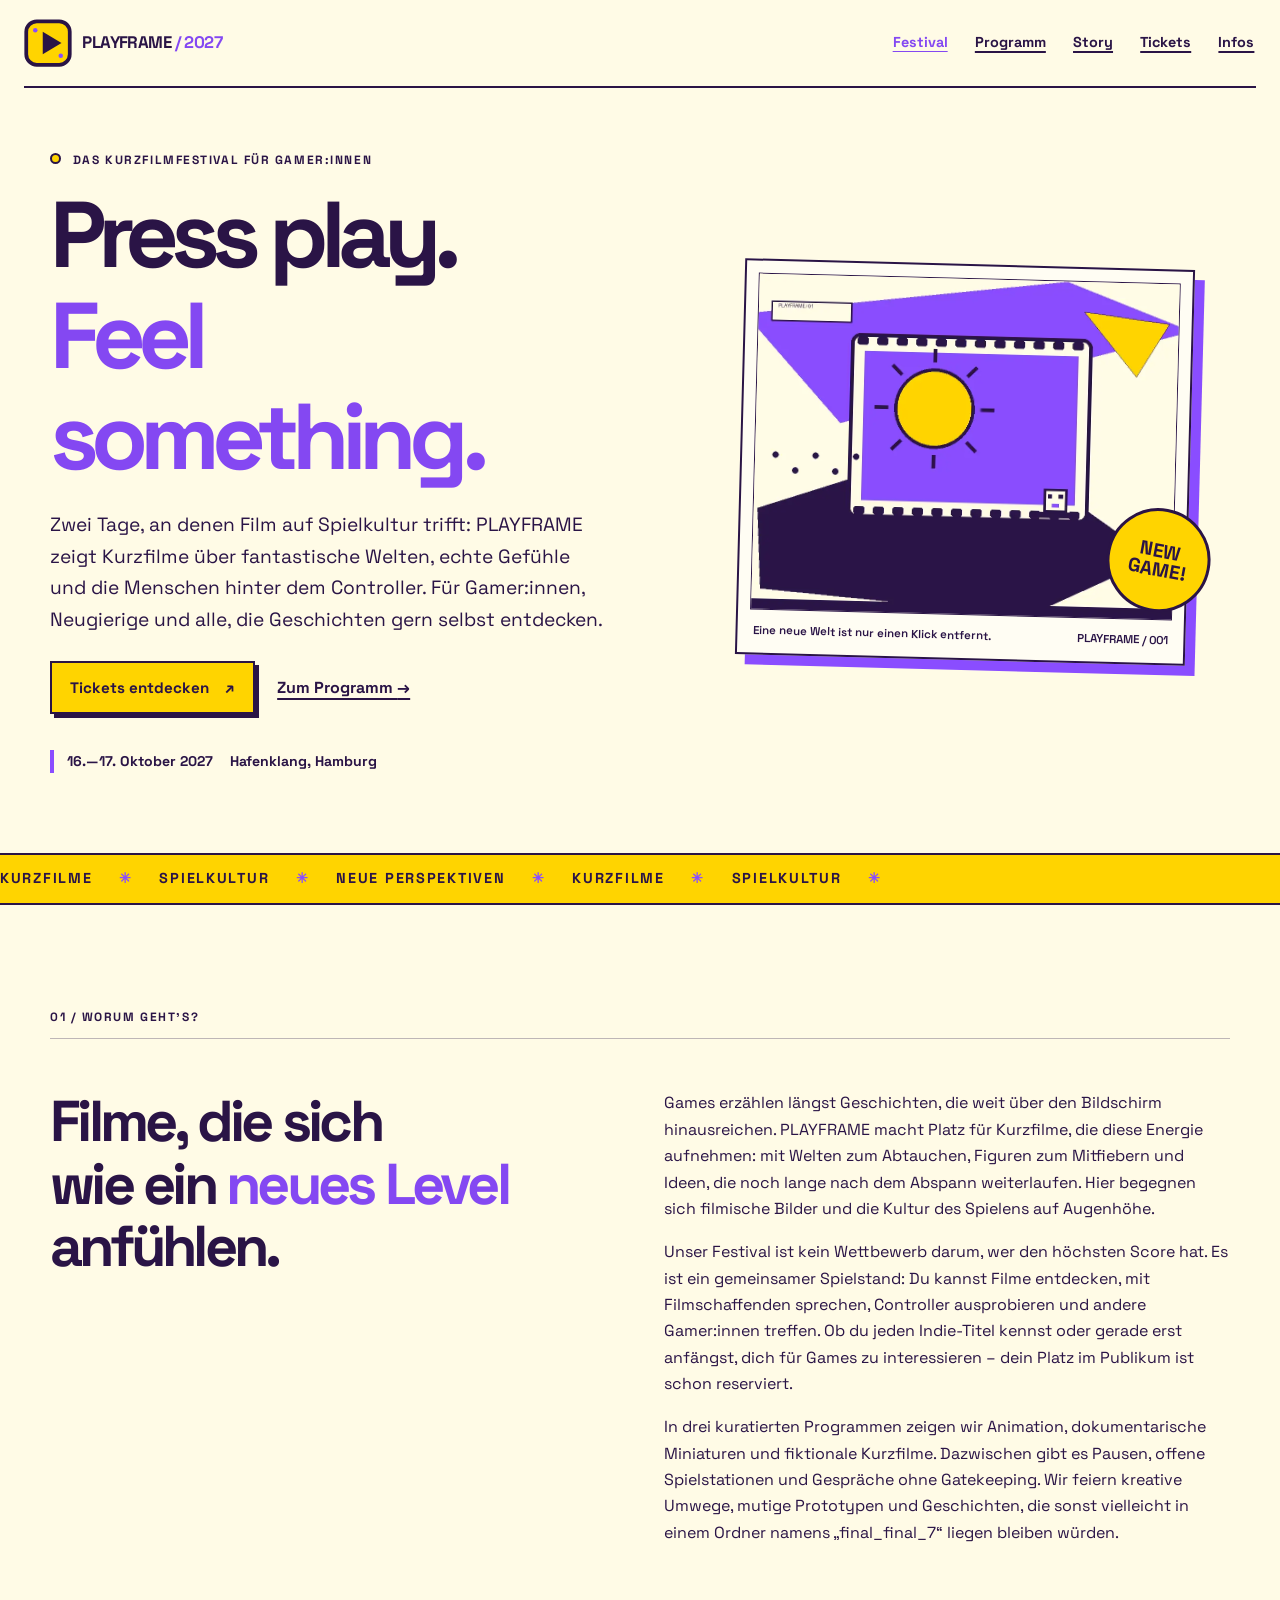
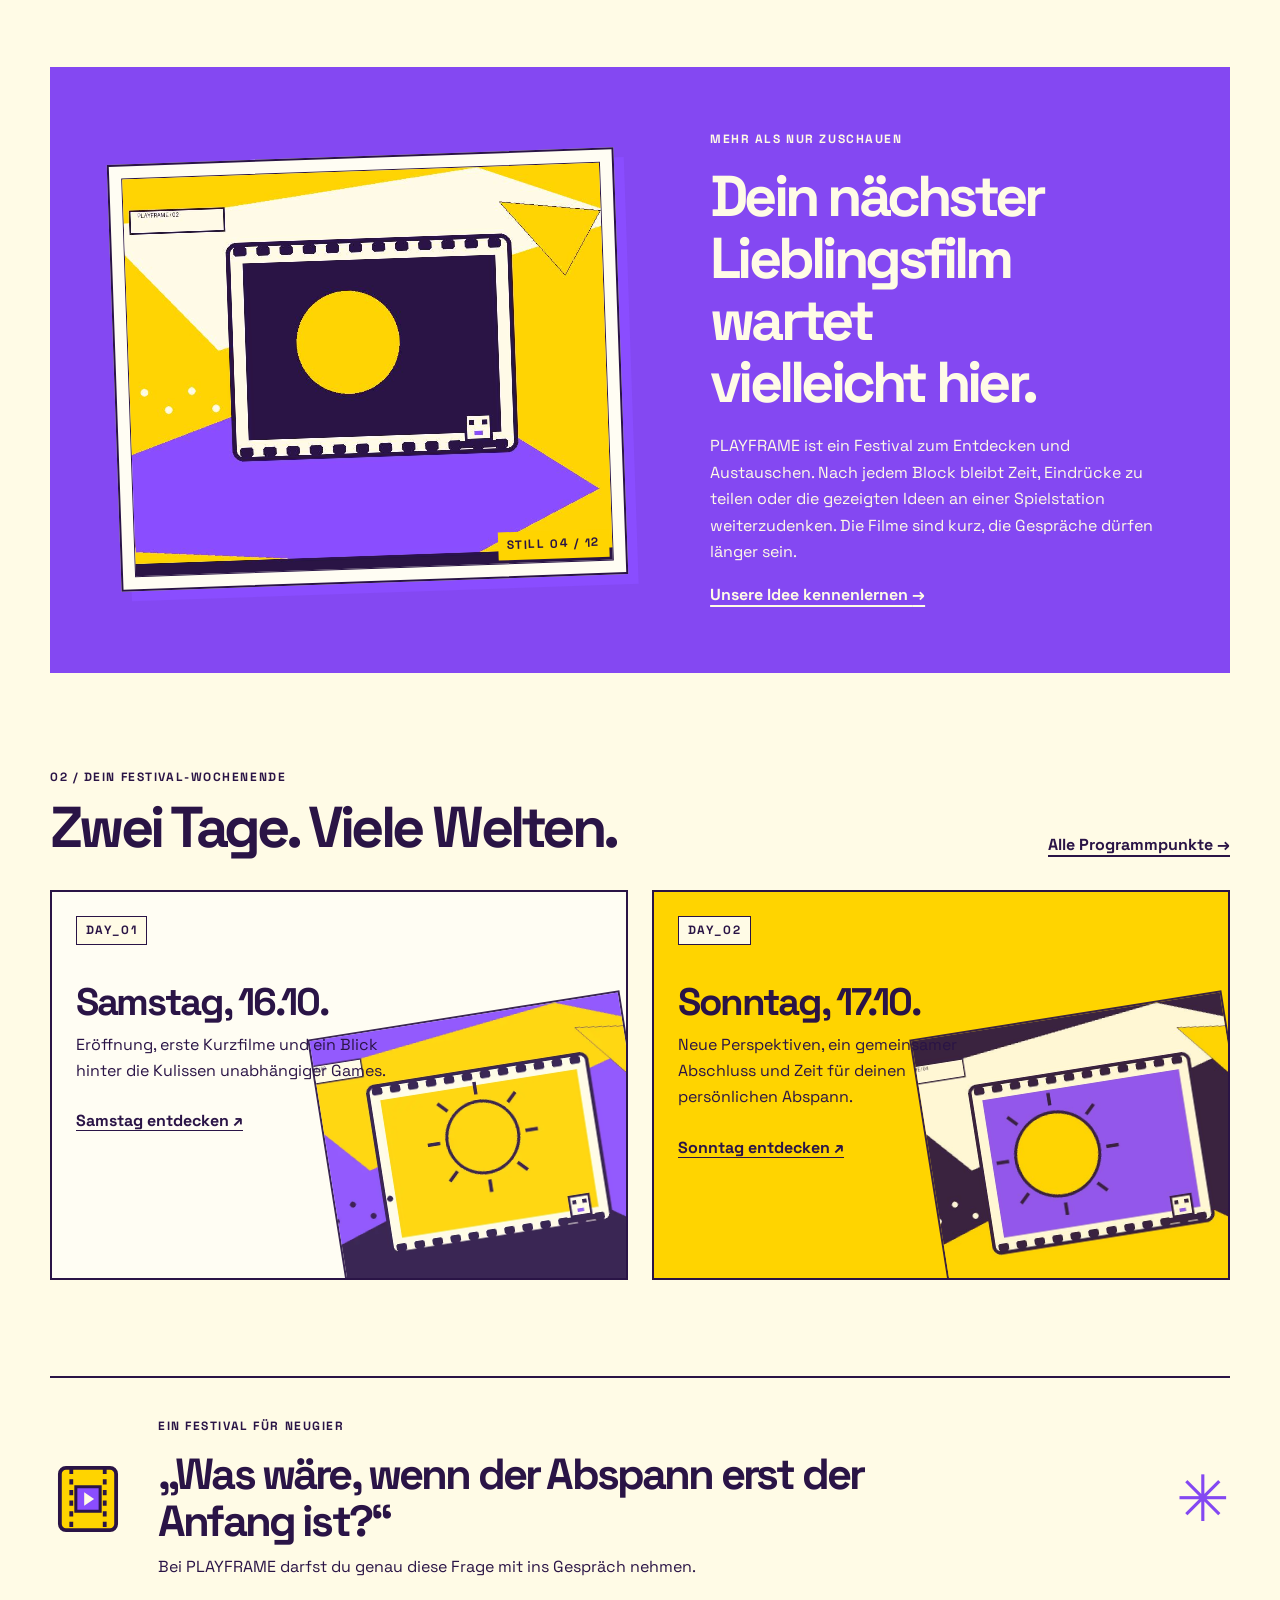
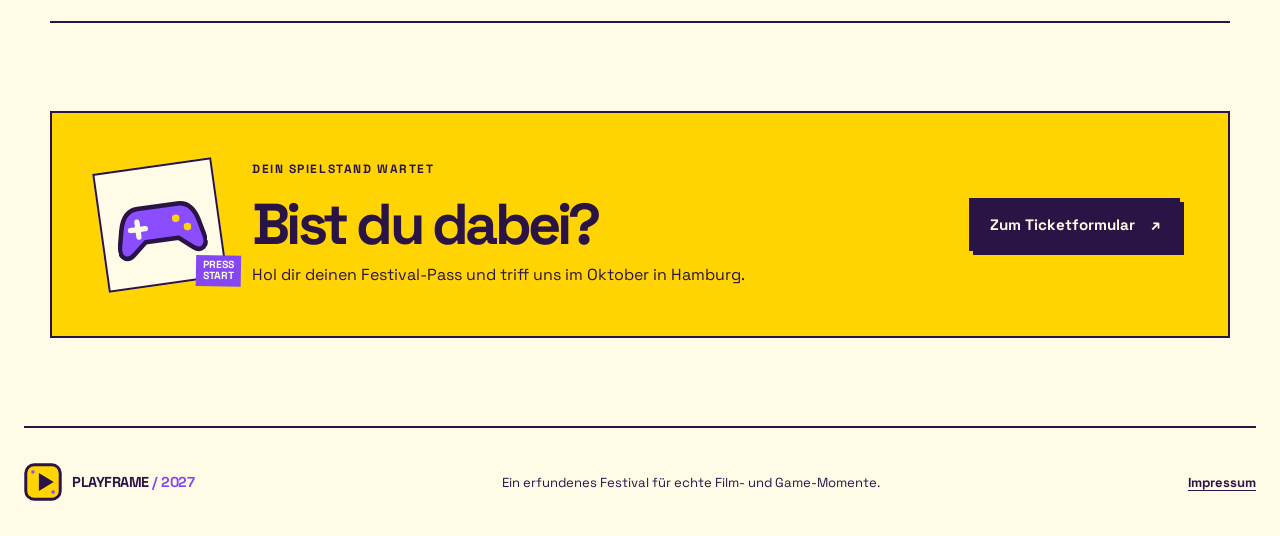
<file: index.html>
<!doctype html>
<html lang="de">
<head>
    <meta charset="utf-8">
    <meta name="viewport" content="width=device-width, initial-scale=1">
    <meta name="theme-color" content="#2A1446">
    <title>PLAYFRAME 2027 – Kurzfilmfestival für Gamer:innen</title>
    <meta name="description" content="PLAYFRAME bringt Kurzfilme und Games zusammen. Entdecke am 16. und 17. Oktober 2027 in Hamburg neue Welten, Talks und spielbare Filme.">
    <meta property="og:title" content="PLAYFRAME 2027 – Kurzfilmfestival für Gamer:innen">
    <meta property="og:description" content="Zwei Tage Kurzfilme, Games und neue Perspektiven. PLAYFRAME 2027 in Hamburg – für alle, die gern Geschichten spielen und sehen.">
    <meta property="og:image" content="media/hero-poster.webp">
    <script type="application/ld+json">
    {
      "@context": "https://schema.org",
      "@type": "Event",
      "name": "PLAYFRAME 2027 – Kurzfilmfestival für Gamer:innen",
      "startDate": "2027-10-16T11:00:00+02:00",
      "endDate": "2027-10-17T17:00:00+02:00",
      "eventStatus": "https://schema.org/EventScheduled",
      "eventAttendanceMode": "https://schema.org/OfflineEventAttendanceMode",
      "location": {
        "@type": "Place",
        "name": "Hafenklang",
        "address": {
          "@type": "PostalAddress",
          "streetAddress": "Große Freiheit 36",
          "addressLocality": "Hamburg",
          "postalCode": "22767",
          "addressCountry": "DE"
        }
      }
    }
    </script>
    <link rel="icon" href="media/logo.svg" type="image/svg+xml">
    <link rel="apple-touch-icon" href="media/apple-touch-icon.png">
    <link rel="stylesheet" href="css/style.css">
</head>
<body>
    <a class="skip-link" href="#inhalt">Zum Inhalt springen</a>
    <header class="site-header">
        <a class="brand" href="index.html" aria-label="PLAYFRAME Startseite">
            <img src="media/logo.svg" width="54" height="54" alt="">
            <span>PLAYFRAME <span class="brand-year">/ 2027</span></span>
        </a>
        <nav class="site-nav" aria-label="Hauptnavigation">
            <a href="index.html" aria-current="page">Festival</a>
            <a href="programm.html">Programm</a>
            <a href="story.html">Story</a>
            <a href="tickets.html">Tickets</a>
            <a href="infos.html">Infos</a>
        </nav>
    </header>

    <main id="inhalt">
        <section class="hero section-wrap" aria-labelledby="hero-title">
            <div class="hero-copy">
                <p class="eyebrow"><span class="sticker-dot" aria-hidden="true"></span> Das Kurzfilmfestival für Gamer:innen</p>
                <h1 id="hero-title">Press play.<br><span>Feel something.</span></h1>
                <p class="hero-intro">Zwei Tage, an denen Film auf Spielkultur trifft: PLAYFRAME zeigt Kurzfilme über fantastische Welten, echte Gefühle und die Menschen hinter dem Controller. Für Gamer:innen, Neugierige und alle, die Geschichten gern selbst entdecken.</p>
                <div class="hero-actions">
                    <a class="button button--yellow" href="tickets.html">Tickets entdecken <span aria-hidden="true">↗</span></a>
                    <a class="text-link" href="programm.html">Zum Programm <span aria-hidden="true">→</span></a>
                </div>
                <div class="event-stamp">
                    <span><time datetime="2027-10-16">16.</time>—<time datetime="2027-10-17">17. Oktober 2027</time></span>
                    <span>Hafenklang, Hamburg</span>
                </div>
            </div>
            <figure class="hero-art collage-frame">
                <img src="media/hero-poster.webp" width="960" height="720" alt="Bunte, ausgeschnitten wirkende Filmstreifen und ein lila Gamepad schweben vor gelbem Papier.">
                <figcaption>Eine neue Welt ist nur einen Klick entfernt. <span>PLAYFRAME / 001</span></figcaption>
                <span class="art-label" aria-hidden="true">NEW<br>GAME!</span>
            </figure>
        </section>

        <div class="ticker" aria-label="Kurzfilme, Spielkultur und neue Perspektiven">
            <div class="ticker-track" aria-hidden="true">KURZFILME <span>✳</span> SPIELKULTUR <span>✳</span> NEUE PERSPEKTIVEN <span>✳</span> KURZFILME <span>✳</span> SPIELKULTUR <span>✳</span></div>
        </div>

        <section class="intro-section section-wrap" aria-labelledby="about-title">
            <div class="section-kicker">01 / Worum geht’s?</div>
            <div class="intro-grid">
                <h2 id="about-title">Filme, die sich<br>wie ein <em>neues Level</em><br>anfühlen.</h2>
                <div class="body-copy">
                    <p>Games erzählen längst Geschichten, die weit über den Bildschirm hinausreichen. PLAYFRAME macht Platz für Kurzfilme, die diese Energie aufnehmen: mit Welten zum Abtauchen, Figuren zum Mitfiebern und Ideen, die noch lange nach dem Abspann weiterlaufen. Hier begegnen sich filmische Bilder und die Kultur des Spielens auf Augenhöhe.</p>
                    <p>Unser Festival ist kein Wettbewerb darum, wer den höchsten Score hat. Es ist ein gemeinsamer Spielstand: Du kannst Filme entdecken, mit Filmschaffenden sprechen, Controller ausprobieren und andere Gamer:innen treffen. Ob du jeden Indie-Titel kennst oder gerade erst anfängst, dich für Games zu interessieren – dein Platz im Publikum ist schon reserviert.</p>
                    <p>In drei kuratierten Programmen zeigen wir Animation, dokumentarische Miniaturen und fiktionale Kurzfilme. Dazwischen gibt es Pausen, offene Spielstationen und Gespräche ohne Gatekeeping. Wir feiern kreative Umwege, mutige Prototypen und Geschichten, die sonst vielleicht in einem Ordner namens „final_final_7“ liegen bleiben würden.</p>
                </div>
            </div>
        </section>

        <section class="feature-band section-wrap" aria-labelledby="feature-title">
            <div class="feature-image collage-frame">
                <img src="media/still-01.jpg" width="800" height="600" alt="Abstrakte Filmstill-Collage mit violetten Pixeln, gelbem Licht und einer kleinen Spielfigur." loading="lazy">
                <span class="image-index">STILL 04 / 12</span>
            </div>
            <div class="feature-copy">
                <p class="eyebrow">Mehr als nur zuschauen</p>
                <h2 id="feature-title">Dein nächster<br>Lieblingsfilm wartet<br>vielleicht hier.</h2>
                <p>PLAYFRAME ist ein Festival zum Entdecken und Austauschen. Nach jedem Block bleibt Zeit, Eindrücke zu teilen oder die gezeigten Ideen an einer Spielstation weiterzudenken. Die Filme sind kurz, die Gespräche dürfen länger sein.</p>
                <a class="text-link" href="story.html">Unsere Idee kennenlernen <span aria-hidden="true">→</span></a>
            </div>
        </section>

        <section class="daylight section-wrap" aria-labelledby="daylight-title">
            <div class="section-heading">
                <div>
                    <p class="eyebrow">02 / Dein Festival-Wochenende</p>
                    <h2 id="daylight-title">Zwei Tage. Viele Welten.</h2>
                </div>
                <a class="text-link" href="programm.html">Alle Programmpunkte <span aria-hidden="true">→</span></a>
            </div>
            <div class="day-grid">
                <article class="day-card day-card--one">
                    <span class="day-number">DAY_01</span>
                    <h3>Samstag, 16.10.</h3>
                    <p>Eröffnung, erste Kurzfilme und ein Blick hinter die Kulissen unabhängiger Games.</p>
                    <a href="programm.html#samstag">Samstag entdecken <span aria-hidden="true">↗</span></a>
                    <img src="media/still-02.webp" width="720" height="540" alt="Papierartige Landschaft in Violett und Gelb, gestaltet wie ein Spiellevel." loading="lazy">
                </article>
                <article class="day-card day-card--two">
                    <span class="day-number">DAY_02</span>
                    <h3>Sonntag, 17.10.</h3>
                    <p>Neue Perspektiven, ein gemeinsamer Abschluss und Zeit für deinen persönlichen Abspann.</p>
                    <a href="programm.html#sonntag">Sonntag entdecken <span aria-hidden="true">↗</span></a>
                    <img src="media/still-03.jpg" width="720" height="540" alt="Grafische Collage aus Filmklappe, Sternen und einer pixeligen Sonne." loading="lazy">
                </article>
            </div>
        </section>

        <section class="quote-panel section-wrap" aria-labelledby="quote-title">
            <img src="media/icon-filmstrip.svg" width="76" height="76" alt="" loading="lazy">
            <div>
                <p class="eyebrow">Ein Festival für Neugier</p>
                <h2 id="quote-title">„Was wäre, wenn der Abspann erst der Anfang ist?“</h2>
                <p>Bei PLAYFRAME darfst du genau diese Frage mit ins Gespräch nehmen.</p>
            </div>
            <span class="quote-spark" aria-hidden="true">✳</span>
        </section>

        <section class="closing-cta section-wrap" aria-labelledby="closing-title">
            <div class="closing-art" aria-hidden="true">
                <img src="media/icon-controller.svg" width="120" height="96" alt="" loading="lazy">
                <span>PRESS<br>START</span>
            </div>
            <div>
                <p class="eyebrow">Dein Spielstand wartet</p>
                <h2 id="closing-title">Bist du dabei?</h2>
                <p>Hol dir deinen Festival-Pass und triff uns im Oktober in Hamburg.</p>
            </div>
            <a class="button button--dark" href="tickets.html">Zum Ticketformular <span aria-hidden="true">↗</span></a>
        </section>
    </main>

    <footer class="site-footer">
        <a class="brand brand--footer" href="index.html">
            <img src="media/logo.svg" width="42" height="42" alt="">
            <span>PLAYFRAME <span class="brand-year">/ 2027</span></span>
        </a>
        <p>Ein erfundenes Festival für echte Film- und Game-Momente.</p>
        <a href="infos.html#impressum">Impressum</a>
    </footer>
</body>
</html>
</file>
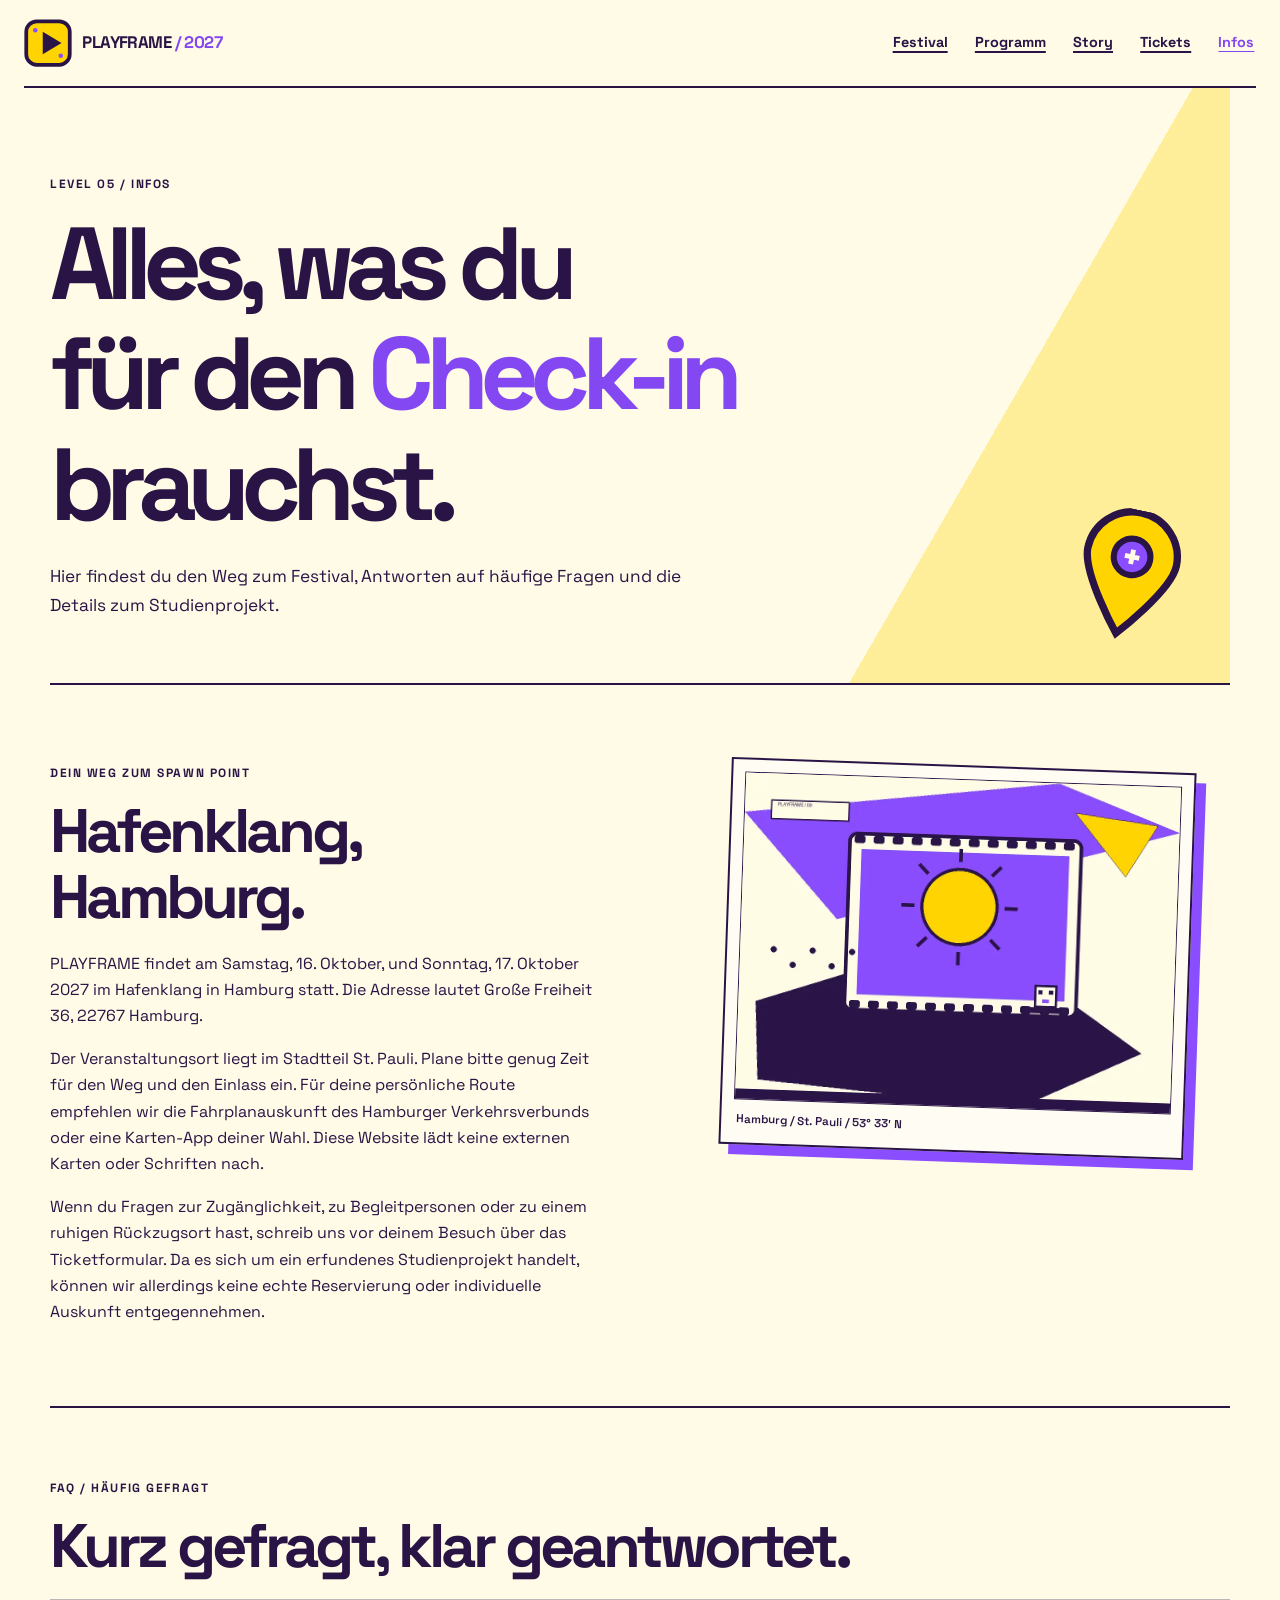
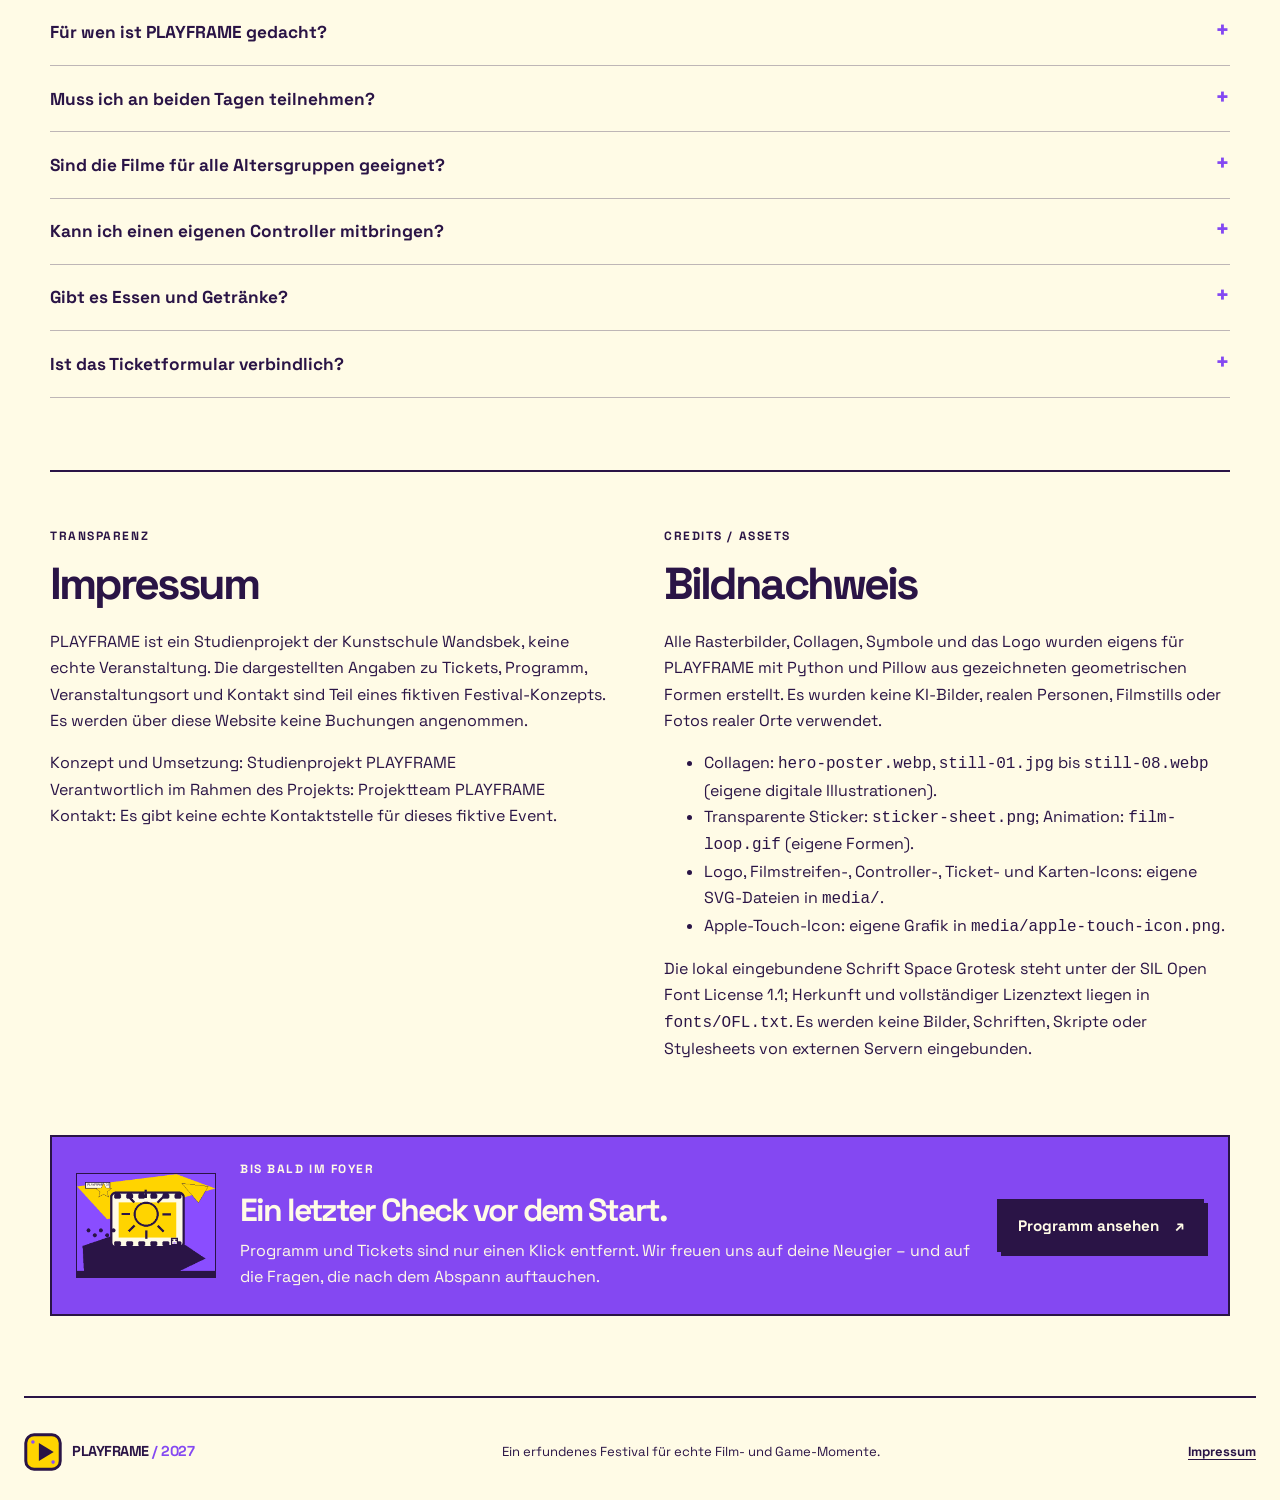
<file: infos.html>
<!doctype html>
<html lang="de">
<head>
    <meta charset="utf-8">
    <meta name="viewport" content="width=device-width, initial-scale=1">
    <meta name="theme-color" content="#2A1446">
    <title>Infos – Anfahrt, FAQs und Impressum | PLAYFRAME</title>
    <meta name="description" content="Plane deinen PLAYFRAME-Besuch: Anfahrt zum Hafenklang Hamburg, Antworten auf häufige Fragen, Impressum und Bildnachweise.">
    <link rel="icon" href="media/logo.svg" type="image/svg+xml">
    <link rel="apple-touch-icon" href="media/apple-touch-icon.png">
    <link rel="stylesheet" href="css/style.css">
</head>
<body>
    <a class="skip-link" href="#inhalt">Zum Inhalt springen</a>
    <header class="site-header">
        <a class="brand" href="index.html" aria-label="PLAYFRAME Startseite"><img src="media/logo.svg" width="54" height="54" alt=""><span>PLAYFRAME <span class="brand-year">/ 2027</span></span></a>
        <nav class="site-nav" aria-label="Hauptnavigation">
            <a href="index.html">Festival</a><a href="programm.html">Programm</a><a href="story.html">Story</a><a href="tickets.html">Tickets</a><a href="infos.html" aria-current="page">Infos</a>
        </nav>
    </header>
    <main id="inhalt" class="page-main">
        <header class="page-hero page-hero--infos">
            <p class="eyebrow">LEVEL 05 / INFOS</p>
            <h1>Alles, was du<br>für den <span>Check-in</span><br>brauchst.</h1>
            <p>Hier findest du den Weg zum Festival, Antworten auf häufige Fragen und die Details zum Studienprojekt.</p>
            <img class="page-hero-sticker" src="media/icon-map.svg" width="88" height="104" alt="" aria-hidden="true">
        </header>
        <section class="info-location" id="anfahrt" aria-labelledby="location-title">
            <div>
                <p class="eyebrow">Dein Weg zum Spawn Point</p>
                <h2 id="location-title">Hafenklang, Hamburg.</h2>
                <p>PLAYFRAME findet am <time datetime="2027-10-16">Samstag, 16. Oktober</time>, und <time datetime="2027-10-17">Sonntag, 17. Oktober 2027</time> im Hafenklang in Hamburg statt. Die Adresse lautet Große Freiheit 36, 22767 Hamburg.</p>
                <p>Der Veranstaltungsort liegt im Stadtteil St. Pauli. Plane bitte genug Zeit für den Weg und den Einlass ein. Für deine persönliche Route empfehlen wir die Fahrplanauskunft des Hamburger Verkehrsverbunds oder eine Karten-App deiner Wahl. Diese Website lädt keine externen Karten oder Schriften nach.</p>
                <p>Wenn du Fragen zur Zugänglichkeit, zu Begleitpersonen oder zu einem ruhigen Rückzugsort hast, schreib uns vor deinem Besuch über das Ticketformular. Da es sich um ein erfundenes Studienprojekt handelt, können wir allerdings keine echte Reservierung oder individuelle Auskunft entgegennehmen.</p>
            </div>
            <figure class="collage-frame location-art">
                <img src="media/still-08.webp" width="720" height="540" alt="Grafische Karte von Hamburg mit violetten Wegen und einem gelben Marker." loading="lazy">
                <figcaption>Hamburg / St. Pauli / 53° 33′ N</figcaption>
            </figure>
        </section>
        <section class="faq-section" id="faq" aria-labelledby="faq-title">
            <p class="eyebrow">FAQ / Häufig gefragt</p>
            <h2 id="faq-title">Kurz gefragt, klar geantwortet.</h2>
            <div class="faq-list">
                <details><summary>Für wen ist PLAYFRAME gedacht?</summary><p>Für Gamer:innen, Filmfans und alle, die neugierig auf Geschichten in bewegten Bildern sind. Du brauchst keine bestimmte Konsole und kein Vorwissen zu Filmgenres oder Game-Entwicklung. Komm allein oder mit Freund:innen – das Programm ist so angelegt, dass du leicht ins Gespräch kommst.</p></details>
                <details><summary>Muss ich an beiden Tagen teilnehmen?</summary><p>Nein. Du kannst einen Tagespass wählen oder das ganze Wochenende bleiben. Die Filmblöcke sind in sich abgeschlossen. Wenn du nur einen Tag Zeit hast, kannst du trotzdem einen vollständigen Festivalbesuch erleben und die offenen Spielstationen nutzen.</p></details>
                <details><summary>Sind die Filme für alle Altersgruppen geeignet?</summary><p>Die konkrete Altersfreigabe wird vor jeder Vorführung im Programmhinweis gekennzeichnet. Da PLAYFRAME ein fiktives Projekt ist und keine realen Filme zeigt, sind die genannten Programmpunkte beispielhaft. Bitte beachte bei einer echten Veranstaltung immer die Altersangaben am Eingang.</p></details>
                <details><summary>Kann ich einen eigenen Controller mitbringen?</summary><p>Du musst nichts mitbringen. Die offenen Stationen stellen die nötige Hardware bereit. Wenn du gern mit deinem eigenen Controller spielst, kannst du ihn für die freien Spielbereiche mitbringen. Bitte sprich vor dem Anschließen das Team vor Ort an.</p></details>
                <details><summary>Gibt es Essen und Getränke?</summary><p>Im Foyer planen wir eine kleine Auswahl an Getränken und Snacks. Das Angebot, die Preise und mögliche Allergene würden vor einer echten Veranstaltung vor Ort bekannt gegeben. Du kannst in den Pausen außerdem die Angebote in der Umgebung nutzen.</p></details>
                <details><summary>Ist das Ticketformular verbindlich?</summary><p>Nein. Das Formular ist eine Design-Demonstration und versendet keine Daten. Es wird keine Buchung ausgelöst und keine Zahlung genommen. Die Ticketpreise und das Event sind für die Aufgabe erfunden.</p></details>
            </div>
        </section>
        <section class="info-small-print" id="impressum" aria-labelledby="impressum-title">
            <div><p class="eyebrow">Transparenz</p><h2 id="impressum-title">Impressum</h2><p>PLAYFRAME ist ein Studienprojekt der Kunstschule Wandsbek, keine echte Veranstaltung. Die dargestellten Angaben zu Tickets, Programm, Veranstaltungsort und Kontakt sind Teil eines fiktiven Festival-Konzepts. Es werden über diese Website keine Buchungen angenommen.</p><p>Konzept und Umsetzung: Studienprojekt PLAYFRAME<br>Verantwortlich im Rahmen des Projekts: Projektteam PLAYFRAME<br>Kontakt: Es gibt keine echte Kontaktstelle für dieses fiktive Event.</p></div>
            <div id="bildnachweis"><p class="eyebrow">Credits / Assets</p><h2>Bildnachweis</h2><p>Alle Rasterbilder, Collagen, Symbole und das Logo wurden eigens für PLAYFRAME mit Python und Pillow aus gezeichneten geometrischen Formen erstellt. Es wurden keine KI-Bilder, realen Personen, Filmstills oder Fotos realer Orte verwendet.</p><ul><li>Collagen: <code>hero-poster.webp</code>, <code>still-01.jpg</code> bis <code>still-08.webp</code> (eigene digitale Illustrationen).</li><li>Transparente Sticker: <code>sticker-sheet.png</code>; Animation: <code>film-loop.gif</code> (eigene Formen).</li><li>Logo, Filmstreifen-, Controller-, Ticket- und Karten-Icons: eigene SVG-Dateien in <code>media/</code>.</li><li>Apple-Touch-Icon: eigene Grafik in <code>media/apple-touch-icon.png</code>.</li></ul><p>Die lokal eingebundene Schrift Space Grotesk steht unter der SIL Open Font License 1.1; Herkunft und vollständiger Lizenztext liegen in <code>fonts/OFL.txt</code>. Es werden keine Bilder, Schriften, Skripte oder Stylesheets von externen Servern eingebunden.</p></div>
        </section>
        <section class="info-last-call"><picture><source srcset="media/film-still.webp" media="(prefers-reduced-motion: reduce)"><img src="media/film-loop.gif" width="300" height="225" alt="Collage aus einem gelben Stern und einem violetten Filmrahmen." loading="lazy"></picture><div><p class="eyebrow">Bis bald im Foyer</p><h2>Ein letzter Check vor dem Start.</h2><p>Programm und Tickets sind nur einen Klick entfernt. Wir freuen uns auf deine Neugier – und auf die Fragen, die nach dem Abspann auftauchen.</p></div><a class="button button--dark" href="programm.html">Programm ansehen <span aria-hidden="true">↗</span></a></section>
    </main>
    <footer class="site-footer"><a class="brand brand--footer" href="index.html"><img src="media/logo.svg" width="42" height="42" alt=""><span>PLAYFRAME <span class="brand-year">/ 2027</span></span></a><p>Ein erfundenes Festival für echte Film- und Game-Momente.</p><a href="infos.html#impressum">Impressum</a></footer>
</body>
</html>
</file>
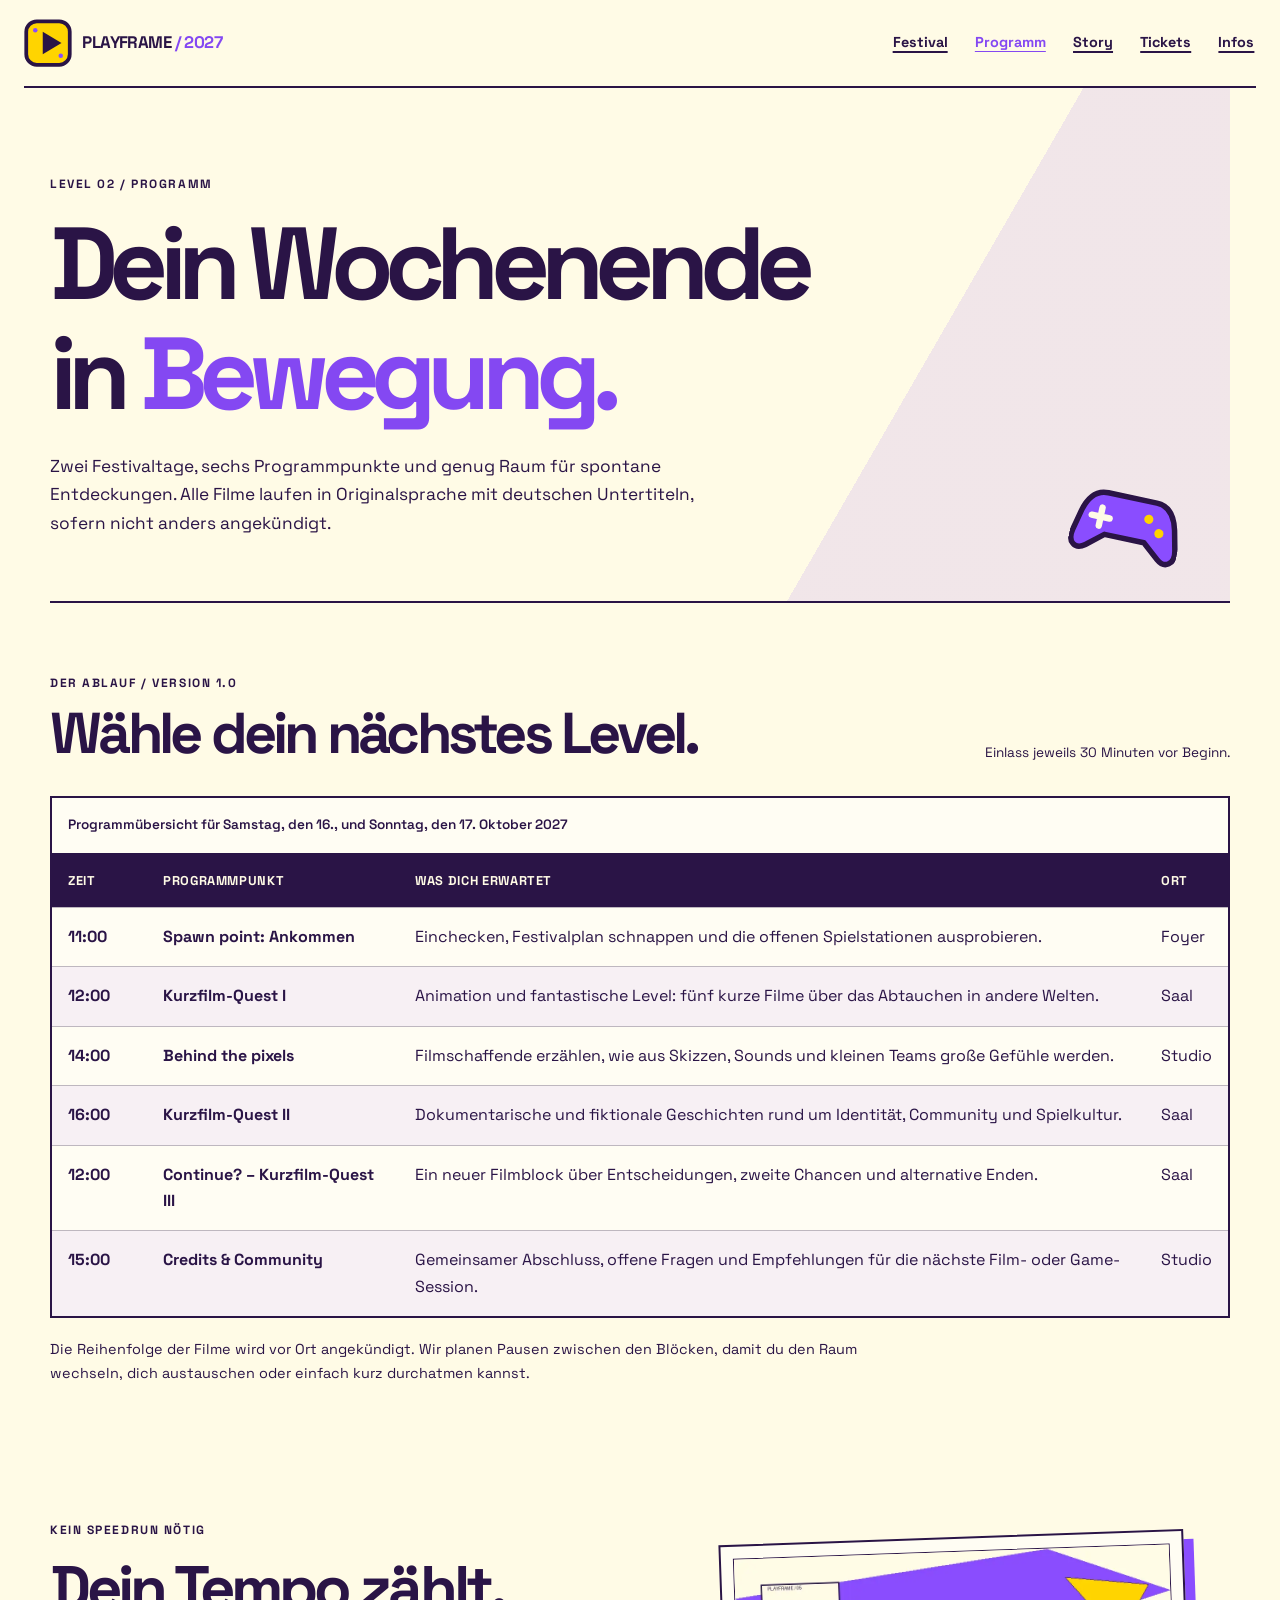
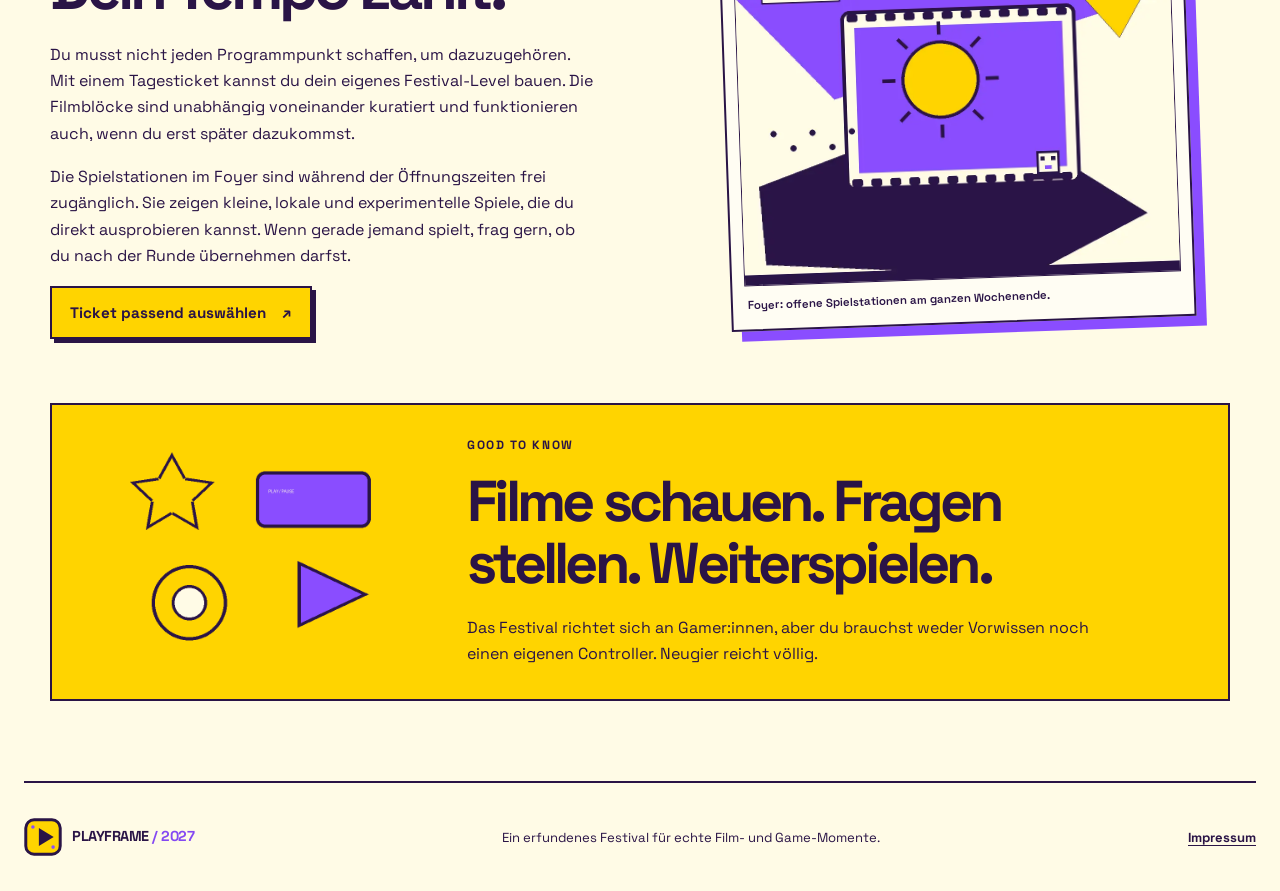
<file: programm.html>
<!doctype html>
<html lang="de">
<head>
    <meta charset="utf-8">
    <meta name="viewport" content="width=device-width, initial-scale=1">
    <meta name="theme-color" content="#2A1446">
    <title>Programm – PLAYFRAME Kurzfilmfestival 2027</title>
    <meta name="description" content="Entdecke das PLAYFRAME-Programm: sechs Kurzfilm- und Game-Momente am 16. und 17. Oktober 2027 im Hafenklang Hamburg.">
    <link rel="icon" href="media/logo.svg" type="image/svg+xml">
    <link rel="apple-touch-icon" href="media/apple-touch-icon.png">
    <link rel="stylesheet" href="css/style.css">
</head>
<body>
    <a class="skip-link" href="#inhalt">Zum Inhalt springen</a>
    <header class="site-header">
        <a class="brand" href="index.html" aria-label="PLAYFRAME Startseite"><img src="media/logo.svg" width="54" height="54" alt=""><span>PLAYFRAME <span class="brand-year">/ 2027</span></span></a>
        <nav class="site-nav" aria-label="Hauptnavigation">
            <a href="index.html">Festival</a><a href="programm.html" aria-current="page">Programm</a><a href="story.html">Story</a><a href="tickets.html">Tickets</a><a href="infos.html">Infos</a>
        </nav>
    </header>
    <main id="inhalt" class="page-main">
        <header class="page-hero page-hero--program">
            <p class="eyebrow">LEVEL 02 / PROGRAMM</p>
            <h1>Dein Wochenende<br>in <span>Bewegung.</span></h1>
            <p>Zwei Festivaltage, sechs Programmpunkte und genug Raum für spontane Entdeckungen. Alle Filme laufen in Originalsprache mit deutschen Untertiteln, sofern nicht anders angekündigt.</p>
            <img class="page-hero-sticker" src="media/icon-controller.svg" width="108" height="86" alt="" aria-hidden="true">
        </header>
        <section class="schedule-section" aria-labelledby="schedule-title">
            <div class="section-heading">
                <div><p class="eyebrow">Der Ablauf / Version 1.0</p><h2 id="schedule-title">Wähle dein nächstes Level.</h2></div>
                <p class="small-note">Einlass jeweils 30 Minuten vor Beginn.</p>
            </div>
            <div class="schedule-table-wrap">
                <table class="schedule-table">
                    <caption>Programmübersicht für Samstag, den 16., und Sonntag, den 17. Oktober 2027</caption>
                    <thead><tr><th scope="col">Zeit</th><th scope="col">Programmpunkt</th><th scope="col">Was dich erwartet</th><th scope="col">Ort</th></tr></thead>
                    <tbody>
                        <tr id="samstag"><td><time datetime="2027-10-16T11:00">11:00</time></td><th scope="row">Spawn point: Ankommen</th><td>Einchecken, Festivalplan schnappen und die offenen Spielstationen ausprobieren.</td><td>Foyer</td></tr>
                        <tr><td><time datetime="2027-10-16T12:00">12:00</time></td><th scope="row">Kurzfilm-Quest I</th><td>Animation und fantastische Level: fünf kurze Filme über das Abtauchen in andere Welten.</td><td>Saal</td></tr>
                        <tr><td><time datetime="2027-10-16T14:00">14:00</time></td><th scope="row">Behind the pixels</th><td>Filmschaffende erzählen, wie aus Skizzen, Sounds und kleinen Teams große Gefühle werden.</td><td>Studio</td></tr>
                        <tr><td><time datetime="2027-10-16T16:00">16:00</time></td><th scope="row">Kurzfilm-Quest II</th><td>Dokumentarische und fiktionale Geschichten rund um Identität, Community und Spielkultur.</td><td>Saal</td></tr>
                        <tr id="sonntag"><td><time datetime="2027-10-17T12:00">12:00</time></td><th scope="row">Continue? – Kurzfilm-Quest III</th><td>Ein neuer Filmblock über Entscheidungen, zweite Chancen und alternative Enden.</td><td>Saal</td></tr>
                        <tr><td><time datetime="2027-10-17T15:00">15:00</time></td><th scope="row">Credits &amp; Community</th><td>Gemeinsamer Abschluss, offene Fragen und Empfehlungen für die nächste Film- oder Game-Session.</td><td>Studio</td></tr>
                    </tbody>
                </table>
            </div>
            <p class="schedule-note">Die Reihenfolge der Filme wird vor Ort angekündigt. Wir planen Pausen zwischen den Blöcken, damit du den Raum wechseln, dich austauschen oder einfach kurz durchatmen kannst.</p>
        </section>
        <section class="program-extra">
            <div class="program-extra-copy">
                <p class="eyebrow">Kein Speedrun nötig</p>
                <h2>Dein Tempo zählt.</h2>
                <p>Du musst nicht jeden Programmpunkt schaffen, um dazuzugehören. Mit einem Tagesticket kannst du dein eigenes Festival-Level bauen. Die Filmblöcke sind unabhängig voneinander kuratiert und funktionieren auch, wenn du erst später dazukommst.</p>
                <p>Die Spielstationen im Foyer sind während der Öffnungszeiten frei zugänglich. Sie zeigen kleine, lokale und experimentelle Spiele, die du direkt ausprobieren kannst. Wenn gerade jemand spielt, frag gern, ob du nach der Runde übernehmen darfst.</p>
                <a class="button button--yellow" href="tickets.html">Ticket passend auswählen <span aria-hidden="true">↗</span></a>
            </div>
            <figure class="collage-frame program-extra-art">
                <img src="media/still-04.webp" width="720" height="540" alt="Eine abstrakte Controller-Silhouette liegt auf einem Collage-Hintergrund aus Papierstücken." loading="lazy">
                <figcaption>Foyer: offene Spielstationen am ganzen Wochenende.</figcaption>
            </figure>
        </section>
        <section class="program-callout">
            <img src="media/sticker-sheet.png" width="420" height="320" alt="Transparente Collage-Sticker mit Sternen, Herzen und Filmklappen." loading="lazy">
            <div><p class="eyebrow">Good to know</p><h2>Filme schauen. Fragen stellen. Weiterspielen.</h2><p>Das Festival richtet sich an Gamer:innen, aber du brauchst weder Vorwissen noch einen eigenen Controller. Neugier reicht völlig.</p></div>
        </section>
    </main>
    <footer class="site-footer"><a class="brand brand--footer" href="index.html"><img src="media/logo.svg" width="42" height="42" alt=""><span>PLAYFRAME <span class="brand-year">/ 2027</span></span></a><p>Ein erfundenes Festival für echte Film- und Game-Momente.</p><a href="infos.html#impressum">Impressum</a></footer>
</body>
</html>
</file>
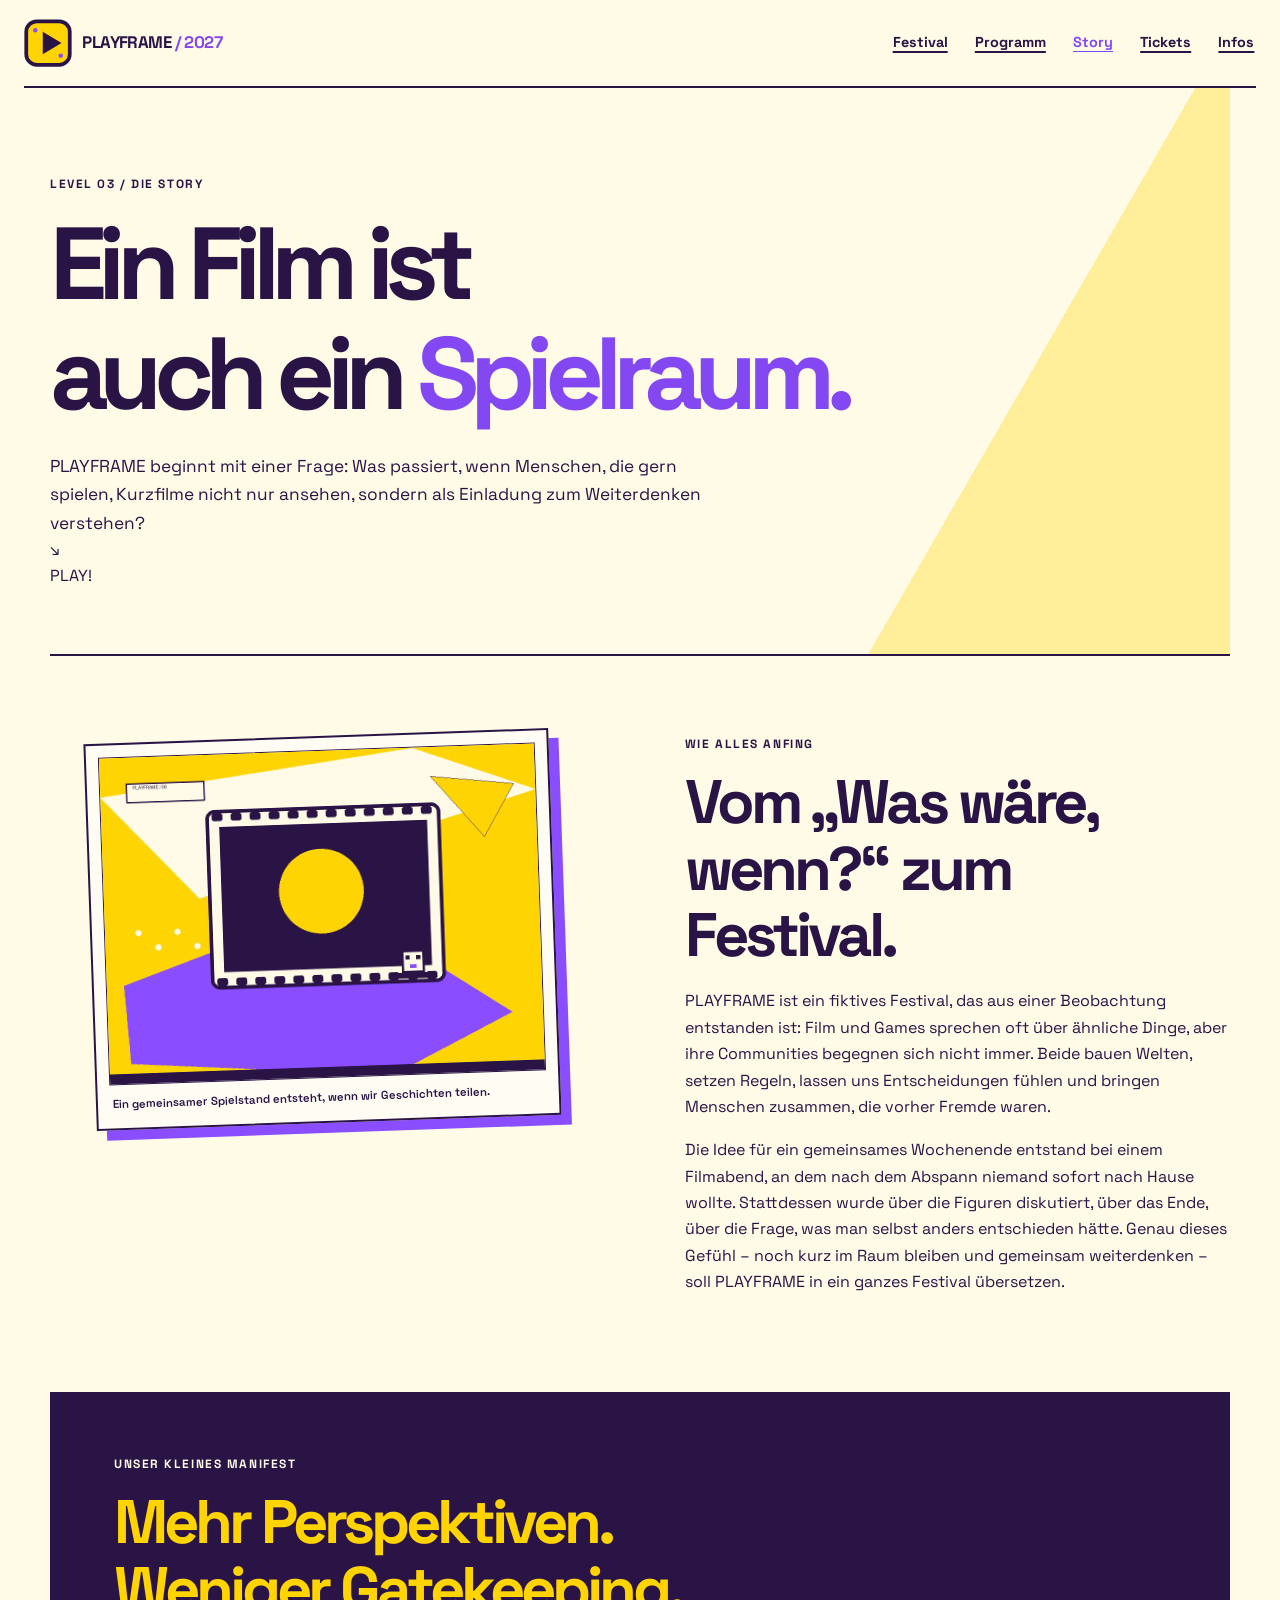
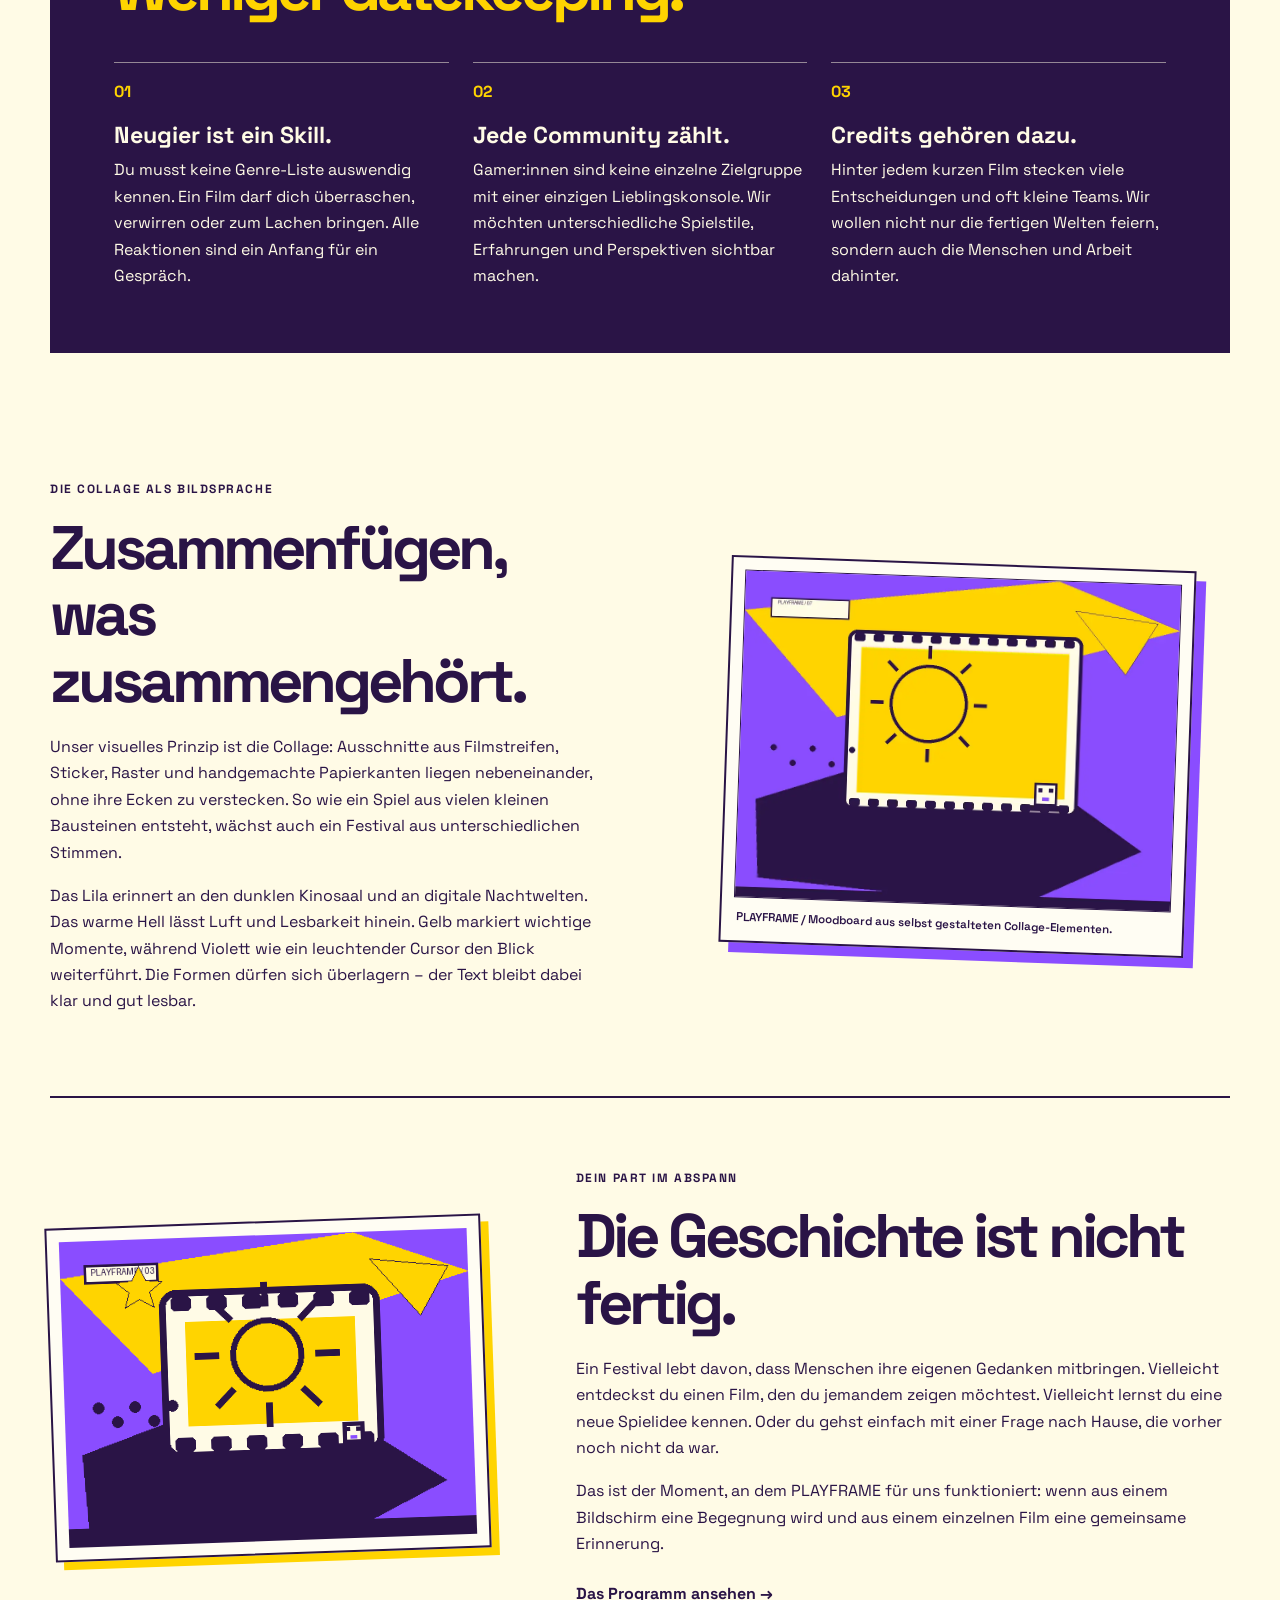
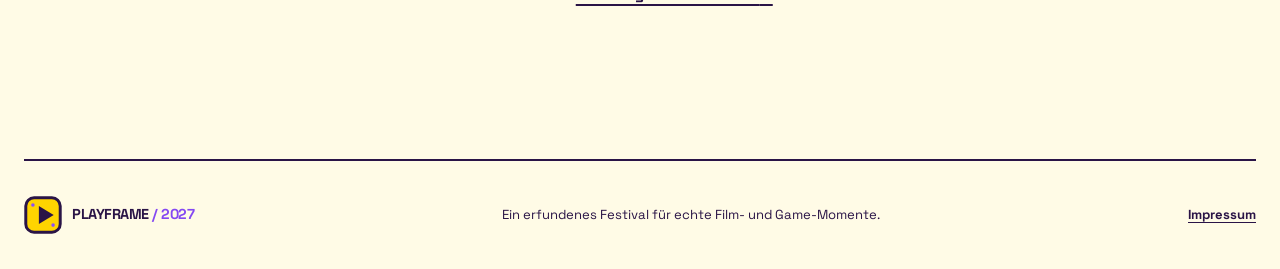
<file: story.html>
<!doctype html>
<html lang="de">
<head>
    <meta charset="utf-8">
    <meta name="viewport" content="width=device-width, initial-scale=1">
    <meta name="theme-color" content="#2A1446">
    <title>Story – Die Idee hinter PLAYFRAME 2027</title>
    <meta name="description" content="Warum gibt es PLAYFRAME? Erfahre, wie ein fiktives Kurzfilmfestival für Gamer:innen aus einer einfachen Frage entstanden ist.">
    <link rel="icon" href="media/logo.svg" type="image/svg+xml">
    <link rel="apple-touch-icon" href="media/apple-touch-icon.png">
    <link rel="stylesheet" href="css/style.css">
</head>
<body>
    <a class="skip-link" href="#inhalt">Zum Inhalt springen</a>
    <header class="site-header">
        <a class="brand" href="index.html" aria-label="PLAYFRAME Startseite"><img src="media/logo.svg" width="54" height="54" alt=""><span>PLAYFRAME <span class="brand-year">/ 2027</span></span></a>
        <nav class="site-nav" aria-label="Hauptnavigation">
            <a href="index.html">Festival</a><a href="programm.html">Programm</a><a href="story.html" aria-current="page">Story</a><a href="tickets.html">Tickets</a><a href="infos.html">Infos</a>
        </nav>
    </header>
    <main id="inhalt" class="page-main">
        <header class="page-hero page-hero--story">
            <p class="eyebrow">LEVEL 03 / DIE STORY</p>
            <h1>Ein Film ist<br>auch ein <span>Spielraum.</span></h1>
            <p>PLAYFRAME beginnt mit einer Frage: Was passiert, wenn Menschen, die gern spielen, Kurzfilme nicht nur ansehen, sondern als Einladung zum Weiterdenken verstehen?</p>
            <span class="story-scribble" aria-hidden="true">↘<br>PLAY!</span>
        </header>
        <section class="story-intro">
            <figure class="collage-frame story-image">
                <img src="media/still-05.jpg" width="840" height="630" alt="Eine handgemachte Collage aus Filmstreifen, ausgeschnittenen Formen und einer kleinen Spielfigur." loading="lazy">
                <figcaption>Ein gemeinsamer Spielstand entsteht, wenn wir Geschichten teilen.</figcaption>
            </figure>
            <div>
                <p class="eyebrow">Wie alles anfing</p>
                <h2>Vom „Was wäre, wenn?“ zum Festival.</h2>
                <p>PLAYFRAME ist ein fiktives Festival, das aus einer Beobachtung entstanden ist: Film und Games sprechen oft über ähnliche Dinge, aber ihre Communities begegnen sich nicht immer. Beide bauen Welten, setzen Regeln, lassen uns Entscheidungen fühlen und bringen Menschen zusammen, die vorher Fremde waren.</p>
                <p>Die Idee für ein gemeinsames Wochenende entstand bei einem Filmabend, an dem nach dem Abspann niemand sofort nach Hause wollte. Stattdessen wurde über die Figuren diskutiert, über das Ende, über die Frage, was man selbst anders entschieden hätte. Genau dieses Gefühl – noch kurz im Raum bleiben und gemeinsam weiterdenken – soll PLAYFRAME in ein ganzes Festival übersetzen.</p>
            </div>
        </section>
        <section class="manifesto">
            <p class="eyebrow">Unser kleines Manifest</p>
            <h2>Mehr Perspektiven.<br>Weniger Gatekeeping.</h2>
            <div class="manifesto-grid">
                <article><span>01</span><h3>Neugier ist ein Skill.</h3><p>Du musst keine Genre-Liste auswendig kennen. Ein Film darf dich überraschen, verwirren oder zum Lachen bringen. Alle Reaktionen sind ein Anfang für ein Gespräch.</p></article>
                <article><span>02</span><h3>Jede Community zählt.</h3><p>Gamer:innen sind keine einzelne Zielgruppe mit einer einzigen Lieblingskonsole. Wir möchten unterschiedliche Spielstile, Erfahrungen und Perspektiven sichtbar machen.</p></article>
                <article><span>03</span><h3>Credits gehören dazu.</h3><p>Hinter jedem kurzen Film stecken viele Entscheidungen und oft kleine Teams. Wir wollen nicht nur die fertigen Welten feiern, sondern auch die Menschen und Arbeit dahinter.</p></article>
            </div>
        </section>
        <section class="story-middle">
            <div>
                <p class="eyebrow">Die Collage als Bildsprache</p>
                <h2>Zusammenfügen, was zusammengehört.</h2>
                <p>Unser visuelles Prinzip ist die Collage: Ausschnitte aus Filmstreifen, Sticker, Raster und handgemachte Papierkanten liegen nebeneinander, ohne ihre Ecken zu verstecken. So wie ein Spiel aus vielen kleinen Bausteinen entsteht, wächst auch ein Festival aus unterschiedlichen Stimmen.</p>
                <p>Das Lila erinnert an den dunklen Kinosaal und an digitale Nachtwelten. Das warme Hell lässt Luft und Lesbarkeit hinein. Gelb markiert wichtige Momente, während Violett wie ein leuchtender Cursor den Blick weiterführt. Die Formen dürfen sich überlagern – der Text bleibt dabei klar und gut lesbar.</p>
            </div>
            <figure class="collage-frame">
                <img src="media/still-06.webp" width="720" height="540" alt="Collage aus einem gelben Stern, violetten Rasterflächen und einem Filmrahmen." loading="lazy">
                <figcaption>PLAYFRAME / Moodboard aus selbst gestalteten Collage-Elementen.</figcaption>
            </figure>
        </section>
        <section class="story-final">
            <picture>
                <source srcset="media/film-still.webp" media="(prefers-reduced-motion: reduce)">
                <img src="media/film-loop.gif" width="480" height="360" alt="Collage aus einem gelben Stern und einem violetten Filmrahmen." loading="lazy">
            </picture>
            <div><p class="eyebrow">Dein Part im Abspann</p><h2>Die Geschichte ist nicht fertig.</h2><p>Ein Festival lebt davon, dass Menschen ihre eigenen Gedanken mitbringen. Vielleicht entdeckst du einen Film, den du jemandem zeigen möchtest. Vielleicht lernst du eine neue Spielidee kennen. Oder du gehst einfach mit einer Frage nach Hause, die vorher noch nicht da war.</p><p>Das ist der Moment, an dem PLAYFRAME für uns funktioniert: wenn aus einem Bildschirm eine Begegnung wird und aus einem einzelnen Film eine gemeinsame Erinnerung.</p><a class="text-link" href="programm.html">Das Programm ansehen <span aria-hidden="true">→</span></a></div>
        </section>
    </main>
    <footer class="site-footer"><a class="brand brand--footer" href="index.html"><img src="media/logo.svg" width="42" height="42" alt=""><span>PLAYFRAME <span class="brand-year">/ 2027</span></span></a><p>Ein erfundenes Festival für echte Film- und Game-Momente.</p><a href="infos.html#impressum">Impressum</a></footer>
</body>
</html>
</file>
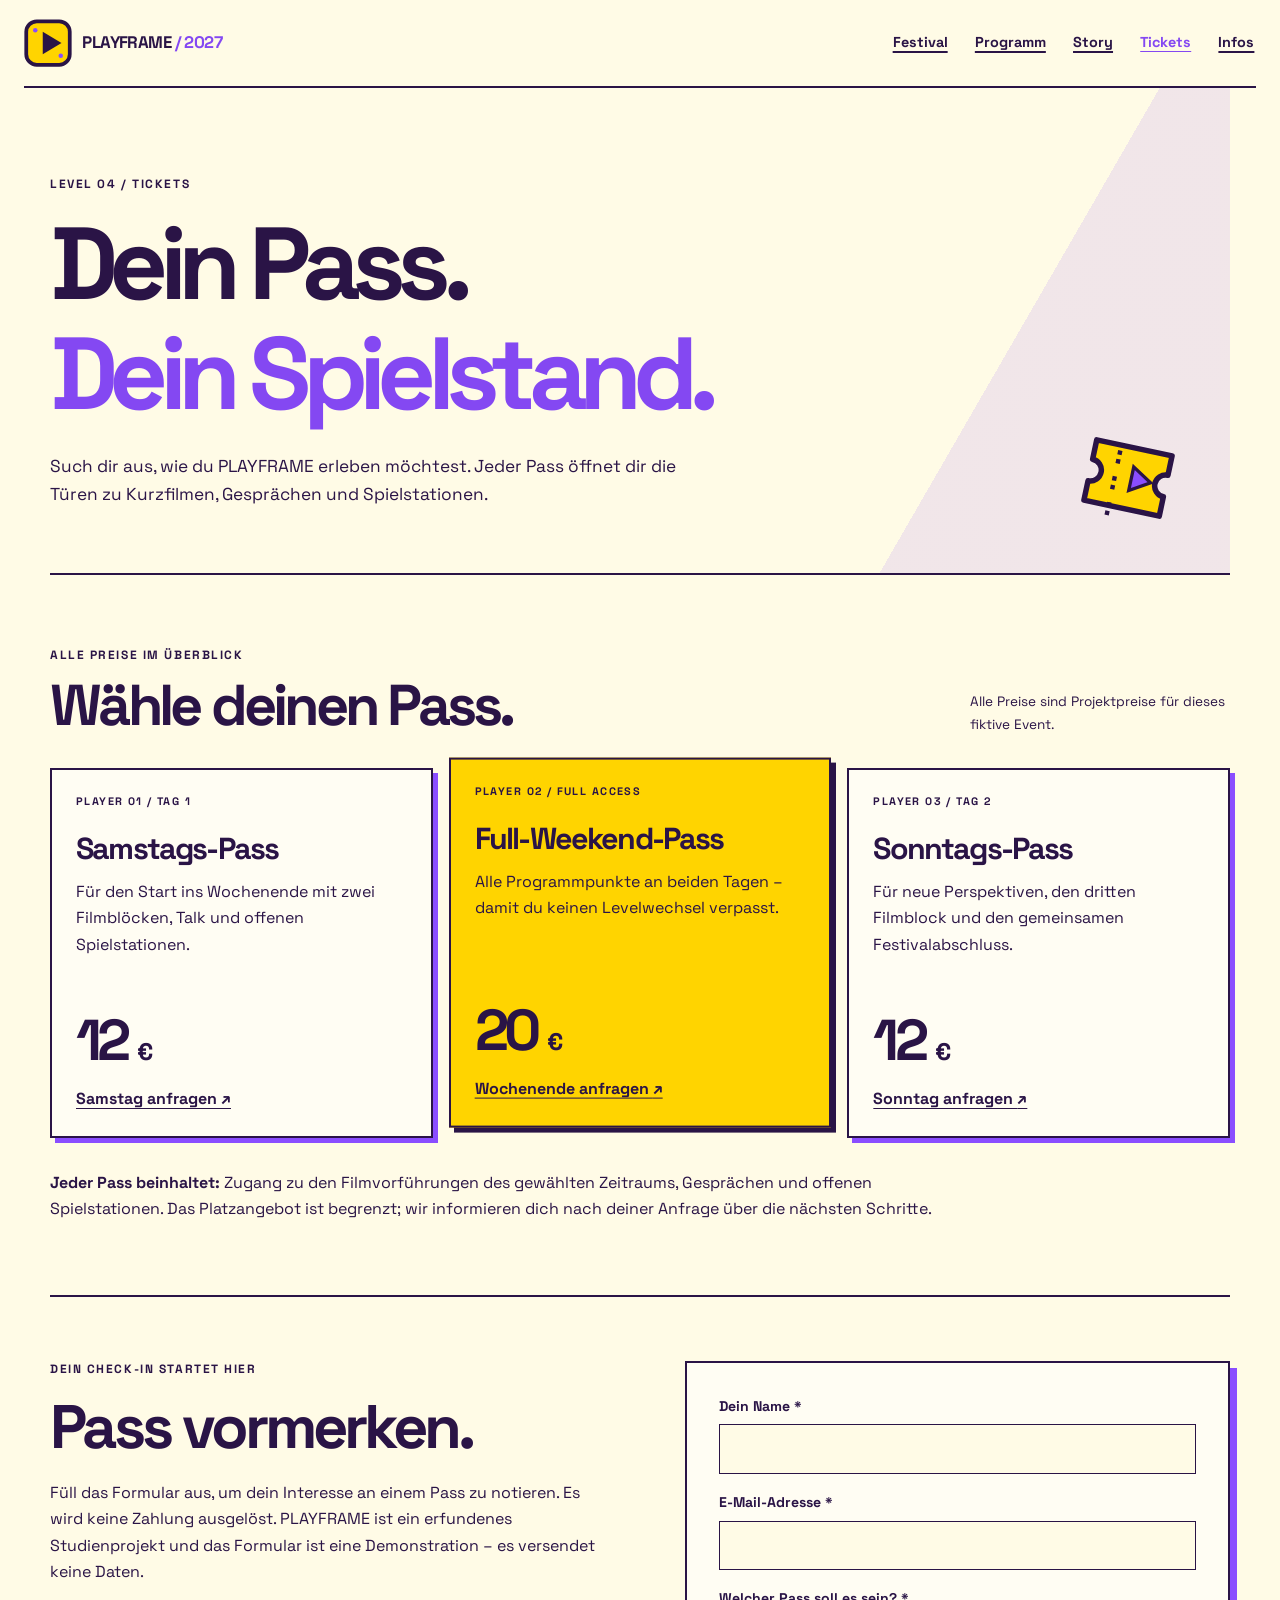
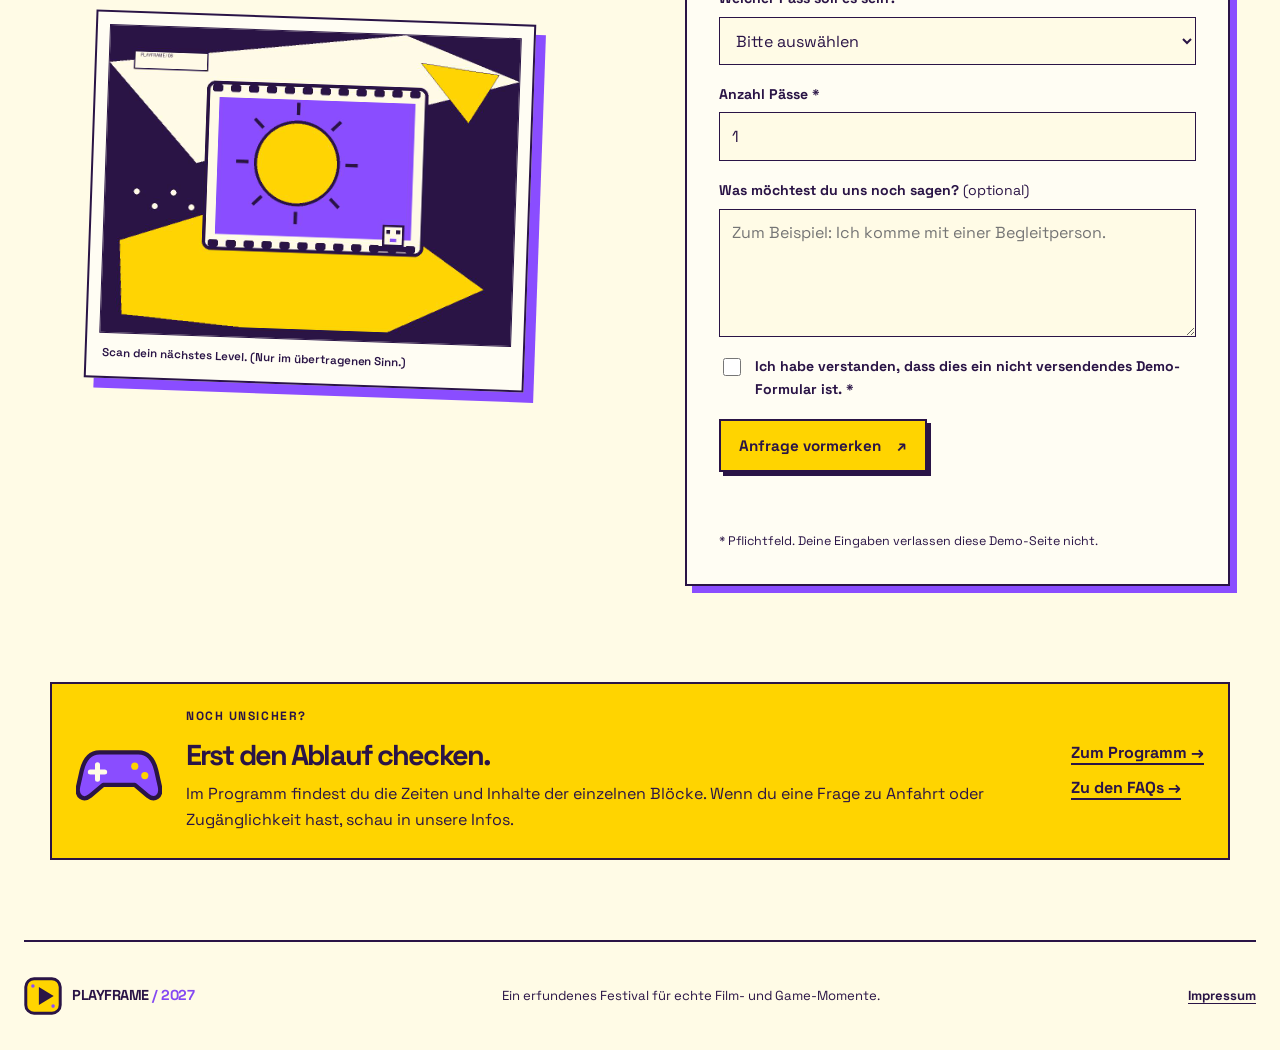
<file: tickets.html>
<!doctype html>
<html lang="de">
<head>
    <meta charset="utf-8">
    <meta name="viewport" content="width=device-width, initial-scale=1">
    <meta name="theme-color" content="#2A1446">
    <title>Tickets – PLAYFRAME Kurzfilmfestival Hamburg</title>
    <meta name="description" content="Finde deinen PLAYFRAME-Pass für das Kurzfilmfestival am 16. und 17. Oktober 2027 in Hamburg. Mit transparenten Preisen und einfachem Anfrageformular.">
    <link rel="icon" href="media/logo.svg" type="image/svg+xml">
    <link rel="apple-touch-icon" href="media/apple-touch-icon.png">
    <link rel="stylesheet" href="css/style.css">
    <script src="js/ticket-form.js" defer></script>
</head>
<body>
    <a class="skip-link" href="#inhalt">Zum Inhalt springen</a>
    <header class="site-header">
        <a class="brand" href="index.html" aria-label="PLAYFRAME Startseite"><img src="media/logo.svg" width="54" height="54" alt=""><span>PLAYFRAME <span class="brand-year">/ 2027</span></span></a>
        <nav class="site-nav" aria-label="Hauptnavigation">
            <a href="index.html">Festival</a><a href="programm.html">Programm</a><a href="story.html">Story</a><a href="tickets.html" aria-current="page">Tickets</a><a href="infos.html">Infos</a>
        </nav>
    </header>
    <main id="inhalt" class="page-main">
        <header class="page-hero page-hero--tickets">
            <p class="eyebrow">LEVEL 04 / TICKETS</p>
            <h1>Dein Pass.<br><span>Dein Spielstand.</span></h1>
            <p>Such dir aus, wie du PLAYFRAME erleben möchtest. Jeder Pass öffnet dir die Türen zu Kurzfilmen, Gesprächen und Spielstationen.</p>
            <img class="ticket-sticker" src="media/icon-ticket.svg" width="100" height="100" alt="" aria-hidden="true">
        </header>
        <section class="ticket-options" aria-labelledby="ticket-options-title">
            <div class="section-heading"><div><p class="eyebrow">Alle Preise im Überblick</p><h2 id="ticket-options-title">Wähle deinen Pass.</h2></div><p class="small-note">Alle Preise sind Projektpreise für dieses fiktive Event.</p></div>
            <div class="ticket-grid">
                <article class="ticket-card">
                    <span class="ticket-type">PLAYER 01 / TAG 1</span><h3>Samstags-Pass</h3><p>Für den Start ins Wochenende mit zwei Filmblöcken, Talk und offenen Spielstationen.</p><p class="price">12 <span>€</span></p><a href="#ticketformular">Samstag anfragen <span aria-hidden="true">↗</span></a>
                </article>
                <article class="ticket-card ticket-card--featured">
                    <span class="ticket-type">PLAYER 02 / FULL ACCESS</span><h3>Full-Weekend-Pass</h3><p>Alle Programmpunkte an beiden Tagen – damit du keinen Levelwechsel verpasst.</p><p class="price">20 <span>€</span></p><a href="#ticketformular">Wochenende anfragen <span aria-hidden="true">↗</span></a>
                </article>
                <article class="ticket-card">
                    <span class="ticket-type">PLAYER 03 / TAG 2</span><h3>Sonntags-Pass</h3><p>Für neue Perspektiven, den dritten Filmblock und den gemeinsamen Festivalabschluss.</p><p class="price">12 <span>€</span></p><a href="#ticketformular">Sonntag anfragen <span aria-hidden="true">↗</span></a>
                </article>
            </div>
            <p class="ticket-inclusion"><strong>Jeder Pass beinhaltet:</strong> Zugang zu den Filmvorführungen des gewählten Zeitraums, Gesprächen und offenen Spielstationen. Das Platzangebot ist begrenzt; wir informieren dich nach deiner Anfrage über die nächsten Schritte.</p>
        </section>
        <section class="ticket-form-section" id="ticketformular" aria-labelledby="form-title">
            <div class="form-intro">
                <p class="eyebrow">Dein Check-in startet hier</p>
                <h2 id="form-title">Pass vormerken.</h2>
                <p>Füll das Formular aus, um dein Interesse an einem Pass zu notieren. Es wird keine Zahlung ausgelöst. PLAYFRAME ist ein erfundenes Studienprojekt und das Formular ist eine Demonstration – es versendet keine Daten.</p>
                <figure class="collage-frame form-art">
                    <img src="media/still-07.jpg" width="720" height="540" alt="Ein collagiertes Eintrittsticket auf violettem Papier mit gelben Sternen." loading="lazy">
                    <figcaption>Scan dein nächstes Level. (Nur im übertragenen Sinn.)</figcaption>
                </figure>
            </div>
            <form class="ticket-form" id="ticket-form">
                <div class="form-row">
                    <label for="name">Dein Name <span aria-hidden="true">*</span></label>
                    <input id="name" name="name" autocomplete="name" required>
                </div>
                <div class="form-row">
                    <label for="email">E-Mail-Adresse <span aria-hidden="true">*</span></label>
                    <input id="email" name="email" type="email" autocomplete="email" required>
                </div>
                <div class="form-row">
                    <label for="pass">Welcher Pass soll es sein? <span aria-hidden="true">*</span></label>
                    <select id="pass" name="pass" required>
                        <option value="">Bitte auswählen</option>
                        <option value="samstag">Samstags-Pass · 12 €</option>
                        <option value="wochenende">Full-Weekend-Pass · 20 €</option>
                        <option value="sonntag">Sonntags-Pass · 12 €</option>
                    </select>
                </div>
                <div class="form-row">
                    <label for="quantity">Anzahl Pässe <span aria-hidden="true">*</span></label>
                    <input id="quantity" name="quantity" type="number" min="1" max="6" value="1" required>
                </div>
                <div class="form-row">
                    <label for="message">Was möchtest du uns noch sagen? <span class="optional">(optional)</span></label>
                    <textarea id="message" name="message" rows="4" placeholder="Zum Beispiel: Ich komme mit einer Begleitperson."></textarea>
                </div>
                <label class="consent"><input type="checkbox" name="demo-confirmation" required><span>Ich habe verstanden, dass dies ein nicht versendendes Demo-Formular ist. <span aria-hidden="true">*</span></span></label>
                <noscript><p>JavaScript ist deaktiviert. Dieses Demoformular kann dann keine lokale Bestätigung anzeigen; deine Angaben werden nicht versendet.</p></noscript>
                <button class="button button--yellow" id="ticket-submit" type="button">Anfrage vormerken <span aria-hidden="true">↗</span></button>
                <p class="form-status" id="form-status" role="status" aria-live="polite"></p>
                <p class="form-footnote">* Pflichtfeld. Deine Eingaben verlassen diese Demo-Seite nicht.</p>
            </form>
        </section>
        <section class="ticket-help"><img src="media/icon-controller.svg" width="86" height="68" alt="" loading="lazy"><div><p class="eyebrow">Noch unsicher?</p><h2>Erst den Ablauf checken.</h2><p>Im Programm findest du die Zeiten und Inhalte der einzelnen Blöcke. Wenn du eine Frage zu Anfahrt oder Zugänglichkeit hast, schau in unsere Infos.</p></div><div class="help-links"><a class="text-link" href="programm.html">Zum Programm →</a><a class="text-link" href="infos.html#faq">Zu den FAQs →</a></div></section>
    </main>
    <footer class="site-footer"><a class="brand brand--footer" href="index.html"><img src="media/logo.svg" width="42" height="42" alt=""><span>PLAYFRAME <span class="brand-year">/ 2027</span></span></a><p>Ein erfundenes Festival für echte Film- und Game-Momente.</p><a href="infos.html#impressum">Impressum</a></footer>
</body>
</html>
</file>
<file: css/style.css>
@font-face {
    font-family: "Space Grotesk";
    src: url("../fonts/space-grotesk.woff2") format("woff2");
    font-style: normal;
    font-weight: 300 700;
    font-display: swap;
}

:root {
    color-scheme: light;
    --dunkel: #2A1446;
    --hell: #FFFBE6;
    --akzent-1: #FFD400;
    --akzent-2: #8A4DFF;
    --akzent-2-ink: #8448F2;
    --paper: #fffdf3;
    --paper-shadow: #2A144629;
    --line: #2A14464d;
    --font-body: "Space Grotesk", Arial, sans-serif;
}

* {
    box-sizing: border-box;
}

html {
    scroll-behavior: smooth;
    scroll-padding-top: 6rem;
}

body {
    min-width: 320px;
    margin: 0;
    background: var(--hell);
    color: var(--dunkel);
    font-family: var(--font-body);
    font-size: 1rem;
    line-height: 1.65;
}

img,
svg {
    display: block;
    max-width: 100%;
}

img {
    height: auto;
}

a {
    color: inherit;
}

button,
input,
select,
textarea {
    font: inherit;
}

::selection {
    background: var(--akzent-1);
    color: var(--dunkel);
}

:focus-visible {
    outline: 3px solid var(--akzent-2);
    outline-offset: 4px;
}

.skip-link {
    position: absolute;
    z-index: 20;
    top: 0.75rem;
    left: 0.75rem;
    padding: 0.7rem 1rem;
    transform: translateY(-160%);
    border: 2px solid var(--dunkel);
    background: var(--akzent-1);
    font-weight: 700;
}

.skip-link:focus {
    transform: translateY(0);
}

.site-header {
    position: relative;
    z-index: 5;
    display: flex;
    width: min(100% - 3rem, 1280px);
    min-height: 88px;
    align-items: center;
    justify-content: space-between;
    gap: 1rem;
    margin-inline: auto;
    border-bottom: 2px solid var(--dunkel);
}

.brand {
    display: inline-flex;
    align-items: center;
    gap: 0.65rem;
    color: var(--dunkel);
    font-size: 1.05rem;
    font-weight: 700;
    letter-spacing: -0.035em;
    text-decoration: none;
    white-space: nowrap;
}

.brand img {
    width: 48px;
    height: 48px;
}

.brand-year {
    color: var(--akzent-2-ink);
}

.site-nav {
    display: flex;
    flex-wrap: wrap;
    justify-content: flex-end;
    gap: clamp(0.55rem, 2vw, 1.5rem);
}

.site-nav a {
    padding: 0.4rem 0.1rem;
    font-size: 0.9rem;
    font-weight: 700;
    text-decoration-thickness: 2px;
    text-underline-offset: 0.3em;
}

.site-nav a[aria-current="page"] {
    color: var(--akzent-2-ink);
    text-decoration: underline;
}

.section-wrap,
.page-main {
    width: min(100% - 3rem, 1180px);
    margin-inline: auto;
}

.hero {
    display: grid;
    min-height: 670px;
    grid-template-columns: 1.04fr 0.96fr;
    align-items: center;
    gap: clamp(2rem, 6vw, 5rem);
    padding-block: 4rem 5rem;
}

.eyebrow,
.section-kicker,
.ticket-type,
.day-number,
.image-index {
    margin: 0 0 1rem;
    font-size: 0.75rem;
    font-weight: 700;
    letter-spacing: 0.13em;
    line-height: 1.4;
    text-transform: uppercase;
}

.sticker-dot {
    display: inline-block;
    width: 0.7rem;
    height: 0.7rem;
    margin-right: 0.45rem;
    border: 2px solid var(--dunkel);
    border-radius: 50%;
    background: var(--akzent-1);
    vertical-align: 0.02em;
}

h1,
h2,
h3,
p,
figure {
    margin-top: 0;
}

h1,
h2,
h3 {
    line-height: 1.08;
}

h1 {
    max-width: 750px;
    margin-bottom: 1.35rem;
    font-size: clamp(3.2rem, 7.3vw, 6.8rem);
    font-weight: 700;
    letter-spacing: -0.085em;
}

h1 span,
.page-hero h1 span,
.not-found h1 span {
    color: var(--akzent-2-ink);
}

.hero-intro {
    max-width: 560px;
    margin-bottom: 1.6rem;
    font-size: clamp(1.05rem, 1.5vw, 1.2rem);
}

.hero-actions {
    display: flex;
    flex-wrap: wrap;
    align-items: center;
    gap: 1.4rem;
}

.button {
    display: inline-flex;
    min-height: 52px;
    align-items: center;
    justify-content: center;
    gap: 1rem;
    padding: 0.75rem 1.15rem;
    border: 2px solid var(--dunkel);
    border-radius: 0;
    box-shadow: 4px 4px 0 var(--dunkel);
    font-size: 0.95rem;
    font-weight: 700;
    text-decoration: none;
    transition: transform 160ms ease, box-shadow 160ms ease;
}

.button:hover {
    transform: translate(2px, 2px);
    box-shadow: 2px 2px 0 var(--dunkel);
}

.button--yellow {
    background: var(--akzent-1);
    color: var(--dunkel);
}

.button--dark {
    background: var(--dunkel);
    color: var(--hell);
}

.button--dark:focus-visible {
    outline-color: var(--akzent-1);
}

.text-link {
    font-weight: 700;
    text-decoration-thickness: 2px;
    text-underline-offset: 0.3em;
}

.event-stamp {
    display: flex;
    flex-wrap: wrap;
    gap: 0.5rem 1.1rem;
    margin-top: 2.2rem;
    padding-left: 0.8rem;
    border-left: 4px solid var(--akzent-2);
    font-size: 0.88rem;
    font-weight: 700;
}

.collage-frame {
    position: relative;
    margin-bottom: 0;
    padding: 0.75rem;
    border: 2px solid var(--dunkel);
    background: var(--paper);
    box-shadow: 10px 10px 0 var(--akzent-2);
    transform: rotate(1.5deg);
}

.collage-frame img {
    width: 100%;
    aspect-ratio: 4 / 3;
    border: 1px solid var(--dunkel);
    object-fit: cover;
}

.collage-frame figcaption {
    display: flex;
    justify-content: space-between;
    gap: 1rem;
    padding: 0.65rem 0.2rem 0.1rem;
    font-size: 0.72rem;
    font-weight: 600;
}

.hero-art {
    max-width: 570px;
    justify-self: end;
}

.hero-art img {
    aspect-ratio: 1.25;
}

.hero-art figcaption span {
    white-space: nowrap;
}

.art-label {
    position: absolute;
    right: -1.6rem;
    bottom: 3.2rem;
    display: grid;
    width: 104px;
    height: 104px;
    place-content: center;
    transform: rotate(9deg);
    border: 3px solid var(--dunkel);
    border-radius: 50%;
    background: var(--akzent-1);
    font-size: 1.2rem;
    font-weight: 700;
    line-height: 1;
    text-align: center;
}

.ticker {
    overflow: hidden;
    border-block: 2px solid var(--dunkel);
    background: var(--akzent-1);
    color: var(--dunkel);
}

.ticker-track {
    width: max-content;
    padding: 0.75rem 0;
    animation: ticker-scroll 28s linear infinite;
    font-size: 0.9rem;
    font-weight: 700;
    letter-spacing: 0.12em;
}

.ticker-track span {
    padding-inline: 1.3rem;
    color: var(--akzent-2);
}

@keyframes ticker-scroll {
    to {
        transform: translateX(-35%);
    }
}

.intro-section {
    padding-block: 6.5rem;
}

.section-kicker {
    padding-bottom: 0.8rem;
    border-bottom: 1px solid var(--line);
}

.intro-grid {
    display: grid;
    grid-template-columns: 0.95fr 1.05fr;
    gap: clamp(2rem, 8vw, 8rem);
    padding-top: 2.2rem;
}

.intro-grid h2,
.feature-copy h2,
.section-heading h2,
.quote-panel h2,
.closing-cta h2,
.page-main h2 {
    margin-bottom: 1.25rem;
    font-size: clamp(2.2rem, 4.5vw, 4.4rem);
    letter-spacing: -0.065em;
}

.intro-grid h2 em {
    color: var(--akzent-2-ink);
    font-style: normal;
}

.body-copy p,
.feature-copy p,
.program-extra-copy p,
.story-intro p,
.story-middle p,
.story-final p {
    max-width: 660px;
    margin-bottom: 1.05rem;
}

.feature-band {
    display: grid;
    grid-template-columns: 1fr 0.9fr;
    align-items: center;
    gap: clamp(2rem, 7vw, 6rem);
    padding: clamp(1.5rem, 5vw, 4rem);
    background: var(--akzent-2-ink);
}

.feature-image {
    transform: rotate(-2deg);
}

.feature-image img {
    aspect-ratio: 1.2;
}

.image-index {
    position: absolute;
    right: 1rem;
    bottom: 1rem;
    margin: 0;
    padding: 0.35rem 0.55rem;
    background: var(--akzent-1);
}

.feature-copy h2 {
    font-size: clamp(2.4rem, 4.5vw, 4.4rem);
}

.feature-copy {
    color: var(--hell);
}

.feature-copy .eyebrow,
.feature-copy .text-link {
    color: var(--hell);
}

.daylight {
    padding-block: 6rem;
}

.section-heading {
    display: flex;
    align-items: end;
    justify-content: space-between;
    gap: 2rem;
    margin-bottom: 2rem;
}

.section-heading h2 {
    margin-bottom: 0;
}

.section-heading .eyebrow {
    margin-bottom: 0.65rem;
}

.small-note {
    max-width: 260px;
    margin: 0;
    font-size: 0.85rem;
}

.day-grid {
    display: grid;
    grid-template-columns: repeat(2, minmax(0, 1fr));
    gap: 1.5rem;
}

.day-card {
    position: relative;
    min-height: 390px;
    overflow: hidden;
    padding: 1.5rem;
    border: 2px solid var(--dunkel);
    background: var(--paper);
}

.day-card--two {
    background: var(--akzent-1);
}

.day-number {
    display: inline-block;
    padding: 0.3rem 0.55rem;
    border: 1px solid var(--dunkel);
    background: var(--hell);
}

.day-card h3 {
    position: relative;
    z-index: 1;
    margin: 1.25rem 0 0.6rem;
    font-size: clamp(1.7rem, 3vw, 2.5rem);
    letter-spacing: -0.06em;
}

.day-card p,
.day-card a {
    position: relative;
    z-index: 1;
    max-width: 330px;
}

.day-card a {
    display: inline-block;
    margin-top: 0.5rem;
    font-weight: 700;
    text-underline-offset: 0.25em;
}

.day-card img {
    position: absolute;
    right: -1.2rem;
    bottom: -3.2rem;
    width: 55%;
    aspect-ratio: 1;
    transform: rotate(-9deg);
    border: 2px solid var(--dunkel);
    object-fit: cover;
    opacity: 0.92;
}

.quote-panel {
    position: relative;
    display: grid;
    grid-template-columns: auto 1fr auto;
    align-items: center;
    gap: 2rem;
    padding-block: 2.5rem;
    border-top: 2px solid var(--dunkel);
    border-bottom: 2px solid var(--dunkel);
}

.quote-panel > img {
    width: 76px;
}

.quote-panel h2 {
    max-width: 780px;
    margin-bottom: 0.6rem;
    font-size: clamp(1.8rem, 3.4vw, 3.2rem);
}

.quote-panel p:last-child {
    margin-bottom: 0;
}

.quote-spark {
    color: var(--akzent-2-ink);
    font-size: 4rem;
}

.closing-cta {
    display: grid;
    grid-template-columns: auto 1fr auto;
    align-items: center;
    gap: 2rem;
    margin-block: 5.5rem;
    padding: clamp(1.3rem, 4vw, 3rem);
    border: 2px solid var(--dunkel);
    background: var(--akzent-1);
}

.closing-cta h2 {
    margin-bottom: 0.4rem;
}

.closing-cta p:last-child {
    margin-bottom: 0;
}

.closing-art {
    position: relative;
    display: grid;
    width: 120px;
    height: 120px;
    place-items: center;
    transform: rotate(-8deg);
    border: 2px solid var(--dunkel);
    background: var(--hell);
}

.closing-art img {
    width: 90px;
}

.closing-art span {
    position: absolute;
    right: -1rem;
    bottom: -0.7rem;
    transform: rotate(9deg);
    padding: 0.25rem 0.45rem;
    background: var(--akzent-2-ink);
    color: var(--hell);
    font-size: 0.65rem;
    font-weight: 700;
    line-height: 1.1;
}

.site-footer {
    display: flex;
    width: min(100% - 3rem, 1280px);
    min-height: 110px;
    align-items: center;
    justify-content: space-between;
    gap: 1rem;
    margin: 0 auto;
    border-top: 2px solid var(--dunkel);
}

.brand--footer {
    font-size: 0.9rem;
}

.brand--footer img {
    width: 38px;
    height: 38px;
}

.site-footer p,
.site-footer > a:last-child {
    margin: 0;
    font-size: 0.82rem;
}

.site-footer > a:last-child {
    font-weight: 700;
    text-underline-offset: 0.25em;
}

.page-main {
    padding-bottom: 5rem;
}

.page-hero {
    position: relative;
    min-height: 390px;
    padding: 5.5rem 0 4rem;
    border-bottom: 2px solid var(--dunkel);
}

.page-hero h1 {
    max-width: 880px;
    font-size: clamp(3.2rem, 8vw, 7rem);
}

.page-hero > p:last-of-type {
    max-width: 660px;
    margin-bottom: 0;
    font-size: 1.08rem;
}

.page-hero-sticker,
.ticket-sticker {
    position: absolute;
    right: 4%;
    bottom: 2.5rem;
    width: 110px;
    transform: rotate(12deg);
}

.page-hero--program {
    background: linear-gradient(120deg, transparent 70%, #8A4DFF1f 70%);
}

.page-hero--story {
    background: linear-gradient(120deg, transparent 76%, #FFD40055 76%);
}

.page-hero--tickets {
    background: linear-gradient(120deg, transparent 76%, #8A4DFF1f 76%);
}

.page-hero--infos {
    background: linear-gradient(120deg, transparent 75%, #FFD40055 75%);
}

.schedule-section,
.ticket-options,
.faq-section {
    padding-block: 4.5rem;
}

.schedule-table-wrap {
    overflow-x: auto;
    border: 2px solid var(--dunkel);
    background: var(--paper);
}

.schedule-table {
    width: 100%;
    border-collapse: collapse;
    text-align: left;
}

.schedule-table caption {
    padding: 1rem;
    font-size: 0.85rem;
    font-weight: 600;
    text-align: left;
}

.schedule-table th,
.schedule-table td {
    padding: 1rem;
    border-top: 1px solid var(--line);
    vertical-align: top;
}

.schedule-table thead th {
    background: var(--dunkel);
    color: var(--hell);
    font-size: 0.8rem;
    letter-spacing: 0.05em;
    text-transform: uppercase;
}

.schedule-table tbody th {
    min-width: 180px;
    text-align: left;
}

.schedule-table tbody tr:nth-child(even) {
    background: #8A4DFF12;
}

.schedule-table td:first-child {
    min-width: 95px;
    font-weight: 700;
    white-space: nowrap;
}

.schedule-note {
    max-width: 850px;
    margin: 1.25rem 0 0;
    font-size: 0.9rem;
}

.program-extra,
.story-intro,
.story-middle,
.story-final,
.info-location,
.ticket-form-section {
    display: grid;
    grid-template-columns: 1fr 1fr;
    align-items: center;
    gap: clamp(2rem, 7vw, 6rem);
    padding-block: 4rem;
}

.program-extra-copy h2,
.story-intro h2,
.story-middle h2,
.story-final h2,
.info-location h2,
.ticket-form-section h2,
.faq-section h2,
.manifesto h2,
.info-small-print h2 {
    font-size: clamp(2.3rem, 4.8vw, 4.3rem);
    letter-spacing: -0.065em;
}

.program-extra-art,
.story-image,
.story-middle figure,
.location-art {
    max-width: 560px;
}

.program-extra-art {
    justify-self: end;
    transform: rotate(-2deg);
}

.program-callout {
    display: grid;
    grid-template-columns: minmax(160px, 0.65fr) 1.35fr;
    align-items: center;
    gap: 2rem;
    padding: 2rem;
    border: 2px solid var(--dunkel);
    background: var(--akzent-1);
}

.program-callout > img {
    width: min(100%, 300px);
    justify-self: center;
}

.program-callout h2 {
    max-width: 650px;
}

.program-callout p:last-child {
    max-width: 650px;
    margin-bottom: 0;
}

.story-intro {
    align-items: start;
    padding-top: 5rem;
}

.story-image {
    transform: rotate(-2deg);
}

.manifesto {
    margin-block: 1rem 4rem;
    padding: clamp(1.5rem, 5vw, 4rem);
    background: var(--dunkel);
    color: var(--hell);
}

.manifesto h2 {
    color: var(--akzent-1);
}

.manifesto-grid {
    display: grid;
    grid-template-columns: repeat(3, minmax(0, 1fr));
    gap: 1.5rem;
    margin-top: 2.5rem;
}

.manifesto-grid article {
    padding-top: 1rem;
    border-top: 1px solid #FFFBE680;
}

.manifesto-grid article > span {
    color: var(--akzent-1);
    font-weight: 700;
}

.manifesto-grid h3 {
    margin: 1.1rem 0 0.6rem;
    font-size: 1.45rem;
}

.manifesto-grid p {
    margin-bottom: 0;
}

.story-middle {
    align-items: center;
}

.story-middle figure {
    justify-self: end;
    transform: rotate(2deg);
}

.story-final {
    grid-template-columns: 0.8fr 1.2fr;
    padding-block: 4.5rem;
    border-top: 2px solid var(--dunkel);
}

.story-final > picture {
    width: min(100%, 460px);
    padding: 0.75rem;
    border: 2px solid var(--dunkel);
    background: var(--paper);
    box-shadow: 8px 8px 0 var(--akzent-1);
    transform: rotate(-2deg);
}

.story-final > picture img {
    width: 100%;
}

.story-final .text-link {
    display: inline-block;
    margin-top: 0.4rem;
}

.ticket-options .section-heading {
    margin-bottom: 2rem;
}

.ticket-grid {
    display: grid;
    grid-template-columns: repeat(3, minmax(0, 1fr));
    gap: 1rem;
}

.ticket-card {
    display: flex;
    min-height: 370px;
    flex-direction: column;
    align-items: flex-start;
    padding: 1.5rem;
    border: 2px solid var(--dunkel);
    background: var(--paper);
    box-shadow: 5px 5px 0 var(--akzent-2);
}

.ticket-card--featured {
    transform: translateY(-0.65rem);
    background: var(--akzent-1);
    box-shadow: 5px 5px 0 var(--dunkel);
}

.ticket-type {
    margin-bottom: 1.5rem;
    font-size: 0.68rem;
}

.ticket-card h3 {
    margin-bottom: 0.8rem;
    font-size: 1.9rem;
    letter-spacing: -0.06em;
}

.ticket-card > p:not(.price) {
    margin-bottom: 1.2rem;
}

.price {
    margin: auto 0 1rem;
    font-size: 3.6rem;
    font-weight: 700;
    letter-spacing: -0.08em;
    line-height: 1;
}

.price span {
    font-size: 1.5rem;
    letter-spacing: 0;
}

.ticket-card > a {
    font-weight: 700;
    text-underline-offset: 0.25em;
}

.ticket-inclusion {
    max-width: 900px;
    margin: 2rem 0 0;
}

.ticket-form-section {
    align-items: start;
    padding-block: 4rem;
    border-top: 2px solid var(--dunkel);
}

.form-art {
    max-width: 440px;
    margin-top: 2rem;
    transform: rotate(2deg);
}

.ticket-form {
    display: grid;
    gap: 1.1rem;
    padding: clamp(1.25rem, 3vw, 2rem);
    border: 2px solid var(--dunkel);
    background: var(--paper);
    box-shadow: 7px 7px 0 var(--akzent-2);
}

.form-row {
    display: grid;
    gap: 0.4rem;
}

.form-row label,
.consent {
    font-size: 0.88rem;
    font-weight: 700;
}

.optional,
.form-footnote {
    font-weight: 400;
}

.form-row input,
.form-row select,
.form-row textarea {
    width: 100%;
    min-height: 48px;
    padding: 0.65rem 0.75rem;
    border: 1px solid var(--dunkel);
    border-radius: 0;
    background: var(--hell);
    color: var(--dunkel);
}

.form-row textarea {
    resize: vertical;
}

.consent {
    display: flex;
    align-items: flex-start;
    gap: 0.7rem;
}

.consent input {
    width: 1.15rem;
    height: 1.15rem;
    flex: 0 0 auto;
    margin-top: 0.2rem;
    accent-color: var(--akzent-2);
}

.ticket-form .button {
    justify-self: start;
    cursor: pointer;
}

.form-status {
    min-height: 1.5em;
    margin: 0;
    font-weight: 700;
}

.form-footnote {
    margin: 0;
    font-size: 0.78rem;
}

.ticket-help {
    display: grid;
    grid-template-columns: auto 1fr auto;
    align-items: center;
    gap: 1.5rem;
    margin-top: 2rem;
    padding: 1.5rem;
    border: 2px solid var(--dunkel);
    background: var(--akzent-1);
}

.ticket-help > img {
    width: 86px;
}

.ticket-help h2 {
    margin-bottom: 0.6rem;
    font-size: 1.8rem;
}

.ticket-help p:last-child {
    margin-bottom: 0;
}

.help-links {
    display: grid;
    gap: 0.55rem;
}

.info-location {
    align-items: start;
    padding-top: 5rem;
}

.info-location > div > p:not(.eyebrow) {
    max-width: 660px;
}

.location-art {
    justify-self: end;
    transform: rotate(2deg);
}

.faq-section {
    border-top: 2px solid var(--dunkel);
}

.faq-list {
    border-top: 1px solid var(--line);
}

.faq-list details {
    padding: 1.15rem 0;
    border-bottom: 1px solid var(--line);
}

.faq-list summary {
    position: relative;
    padding-right: 2rem;
    cursor: pointer;
    font-size: 1.08rem;
    font-weight: 700;
    list-style: none;
}

.faq-list summary::-webkit-details-marker {
    display: none;
}

.faq-list summary::after {
    position: absolute;
    right: 0;
    content: "+";
    color: var(--akzent-2-ink);
    font-size: 1.5rem;
    line-height: 1;
}

.faq-list details[open] summary::after {
    content: "−";
}

.faq-list details p {
    max-width: 850px;
    margin: 0.8rem 2rem 0 0;
}

.info-small-print {
    display: grid;
    grid-template-columns: 1fr 1fr;
    gap: 3rem;
    padding-block: 3.5rem;
    border-top: 2px solid var(--dunkel);
}

.info-small-print > div {
    scroll-margin-top: 2rem;
}

.info-small-print h2 {
    font-size: clamp(2rem, 3.5vw, 3rem);
}

.info-small-print p {
    max-width: 580px;
}

.info-last-call {
    display: grid;
    grid-template-columns: auto 1fr auto;
    align-items: center;
    gap: 1.5rem;
    padding: 1.5rem;
    border: 2px solid var(--dunkel);
    background: var(--akzent-2-ink);
    color: var(--hell);
}

.info-last-call > picture {
    width: 140px;
    border: 1px solid var(--dunkel);
}

.info-last-call > picture img {
    width: 100%;
}

.info-last-call h2 {
    margin-bottom: 0.6rem;
    font-size: 2rem;
}

.info-last-call p:last-child {
    margin-bottom: 0;
}

.not-found {
    position: relative;
    display: grid;
    min-height: 65vh;
    align-content: center;
    justify-items: start;
    padding-block: 5rem;
}

.not-found > img {
    position: absolute;
    top: 10%;
    right: 6%;
    width: min(30%, 300px);
}

.not-found h1 {
    font-size: clamp(3rem, 8vw, 6rem);
}

.not-found > p:not(.eyebrow) {
    max-width: 560px;
    margin-bottom: 1.5rem;
}

@media (max-width: 900px) {
    .site-header {
        flex-wrap: wrap;
        justify-content: center;
        padding-block: 0.7rem;
    }

    .site-nav {
        justify-content: center;
    }

    .hero {
        min-height: 0;
        gap: 2.2rem;
    }

    .hero-art {
        max-width: 480px;
    }

    .section-heading {
        align-items: start;
        flex-direction: column;
        gap: 0.7rem;
    }

    .ticket-grid {
        grid-template-columns: 1fr 1fr;
    }

    .ticket-card:last-child {
        grid-column: 1 / -1;
        min-height: 290px;
    }

    .ticket-card--featured {
        transform: none;
    }
}

@media (max-width: 680px) {
    body {
        font-size: 0.96rem;
    }

    .site-header,
    .site-footer {
        width: min(100% - 2rem, 1280px);
    }

    .site-header {
        min-height: 0;
        gap: 0.45rem;
        padding-block: 0.7rem;
    }

    .brand {
        font-size: 0.95rem;
    }

    .brand img {
        width: 40px;
        height: 40px;
    }

    .site-nav {
        width: 100%;
        justify-content: space-between;
        gap: 0.25rem;
    }

    .site-nav a {
        padding: 0.35rem 0.15rem;
        font-size: 0.79rem;
    }

    .section-wrap,
    .page-main {
        width: min(100% - 2rem, 1180px);
    }

    .hero {
        grid-template-columns: 1fr;
        padding-block: 3.2rem 4rem;
    }

    h1 {
        font-size: clamp(3.15rem, 15vw, 5.7rem);
    }

    .hero-art {
        width: calc(100% - 0.5rem);
        justify-self: center;
    }

    .art-label {
        right: -0.6rem;
        width: 84px;
        height: 84px;
        font-size: 1rem;
    }

    .intro-section,
    .daylight {
        padding-block: 4rem;
    }

    .intro-grid,
    .feature-band,
    .program-extra,
    .story-intro,
    .story-middle,
    .story-final,
    .info-location,
    .ticket-form-section,
    .info-small-print {
        grid-template-columns: 1fr;
    }

    .intro-grid {
        gap: 1.2rem;
    }

    .feature-band {
        width: 100%;
        gap: 2rem;
        padding: 2rem 1rem;
    }

    .feature-image {
        width: min(100% - 1rem, 520px);
        justify-self: center;
    }

    .day-grid {
        grid-template-columns: 1fr;
    }

    .day-card {
        min-height: 340px;
    }

    .day-card img {
        width: 48%;
    }

    .quote-panel {
        grid-template-columns: auto 1fr;
        gap: 1rem;
    }

    .quote-panel > img {
        width: 56px;
    }

    .quote-spark {
        display: none;
    }

    .closing-cta {
        grid-template-columns: auto 1fr;
        gap: 1rem;
        margin-block: 3.5rem;
        padding: 1.2rem;
    }

    .closing-art {
        width: 86px;
        height: 86px;
    }

    .closing-art img {
        width: 66px;
    }

    .closing-cta .button {
        grid-column: 1 / -1;
        justify-self: start;
    }

    .site-footer {
        flex-wrap: wrap;
        justify-content: space-between;
        padding-block: 1rem;
    }

    .site-footer p {
        order: 3;
        width: 100%;
    }

    .page-hero {
        min-height: 0;
        padding-block: 3.2rem 3.5rem;
    }

    .page-hero h1 {
        font-size: clamp(3.1rem, 14vw, 5.8rem);
    }

    .page-hero-sticker,
    .ticket-sticker {
        right: 0;
        bottom: 0.6rem;
        width: 72px;
        opacity: 0.9;
    }

    .page-hero > p:last-of-type {
        max-width: calc(100% - 1rem);
    }

    .schedule-section,
    .ticket-options,
    .faq-section {
        padding-block: 3.2rem;
    }

    .schedule-table {
        min-width: 720px;
    }

    .program-extra,
    .story-intro,
    .story-middle,
    .story-final,
    .info-location,
    .ticket-form-section {
        gap: 2rem;
        padding-block: 3rem;
    }

    .program-extra-art,
    .story-image,
    .story-middle figure,
    .location-art {
        width: calc(100% - 0.5rem);
        justify-self: center;
    }

    .program-extra-art {
        grid-row: 1;
    }

    .program-callout {
        grid-template-columns: 1fr;
        gap: 1rem;
        padding: 1.3rem;
    }

    .program-callout > img {
        width: 210px;
    }

    .manifesto {
        margin-bottom: 2rem;
        padding: 1.3rem;
    }

    .manifesto-grid {
        grid-template-columns: 1fr;
        gap: 1.4rem;
        margin-top: 1.5rem;
    }

    .story-final > picture {
        width: calc(100% - 0.5rem);
        justify-self: center;
    }

    .ticket-grid {
        grid-template-columns: 1fr;
    }

    .ticket-card,
    .ticket-card:last-child {
        grid-column: auto;
        min-height: 315px;
    }

    .ticket-help,
    .info-last-call {
        grid-template-columns: auto 1fr;
        gap: 1rem;
        padding: 1rem;
    }

    .ticket-help > img {
        width: 64px;
    }

    .help-links {
        grid-column: 1 / -1;
        grid-template-columns: 1fr 1fr;
    }

    .info-small-print {
        gap: 1rem;
        padding-block: 2.5rem;
    }

    .info-last-call > picture {
        width: 88px;
    }

    .info-last-call .button {
        grid-column: 1 / -1;
        justify-self: start;
    }

    .not-found {
        min-height: 60vh;
    }

    .not-found > img {
        top: 8%;
        right: 0;
        width: 28%;
    }
}

@media (prefers-reduced-motion: reduce) {
    *,
    *::before,
    *::after {
        scroll-behavior: auto !important;
        animation-duration: 0.01ms !important;
        animation-iteration-count: 1 !important;
        transition-duration: 0.01ms !important;
    }
}

@media print {
    .site-header,
    .site-footer,
    .button,
    .ticker,
    .skip-link,
    .ticket-form,
    .page-hero-sticker,
    .ticket-sticker {
        display: none !important;
    }

    body {
        background: white;
        color: black;
    }

    .section-wrap,
    .page-main {
        width: 100%;
    }

    .page-main {
        padding: 0;
    }

    .site-footer {
        display: none;
    }
}
</file>
